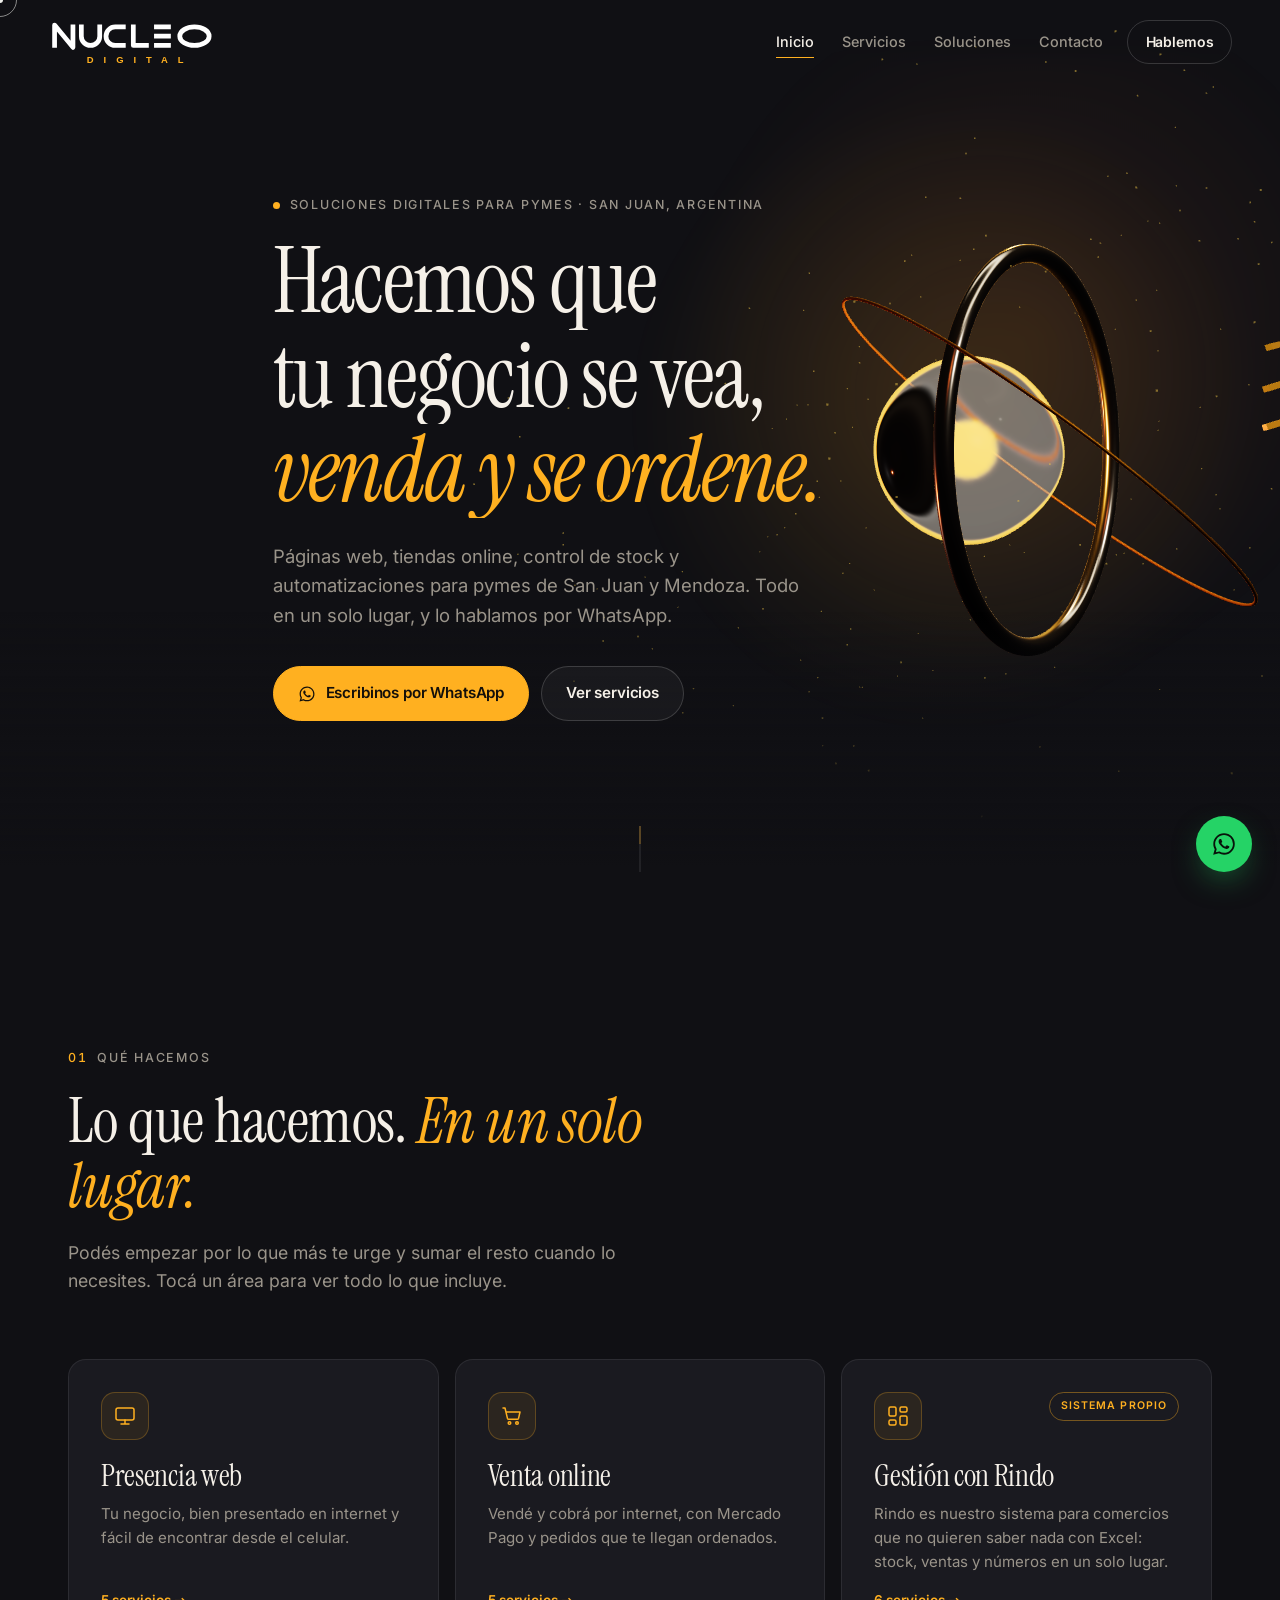
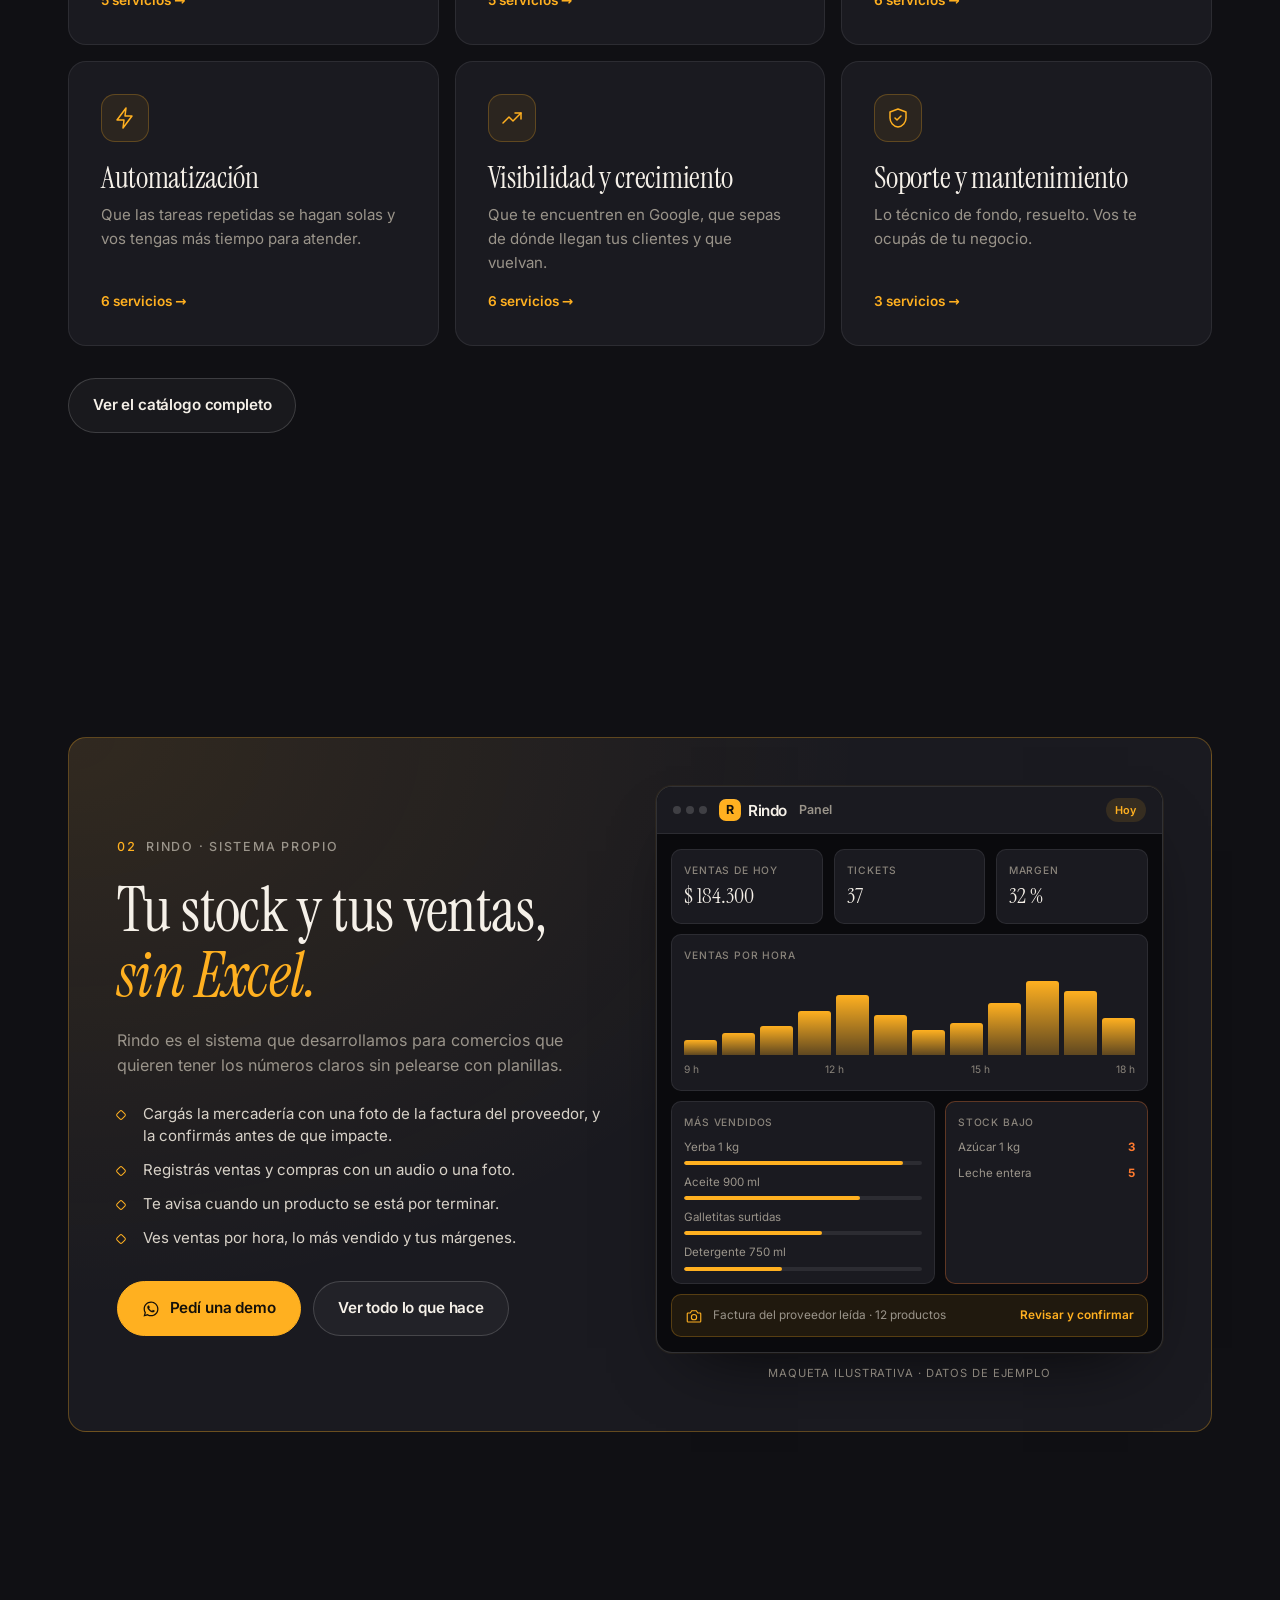
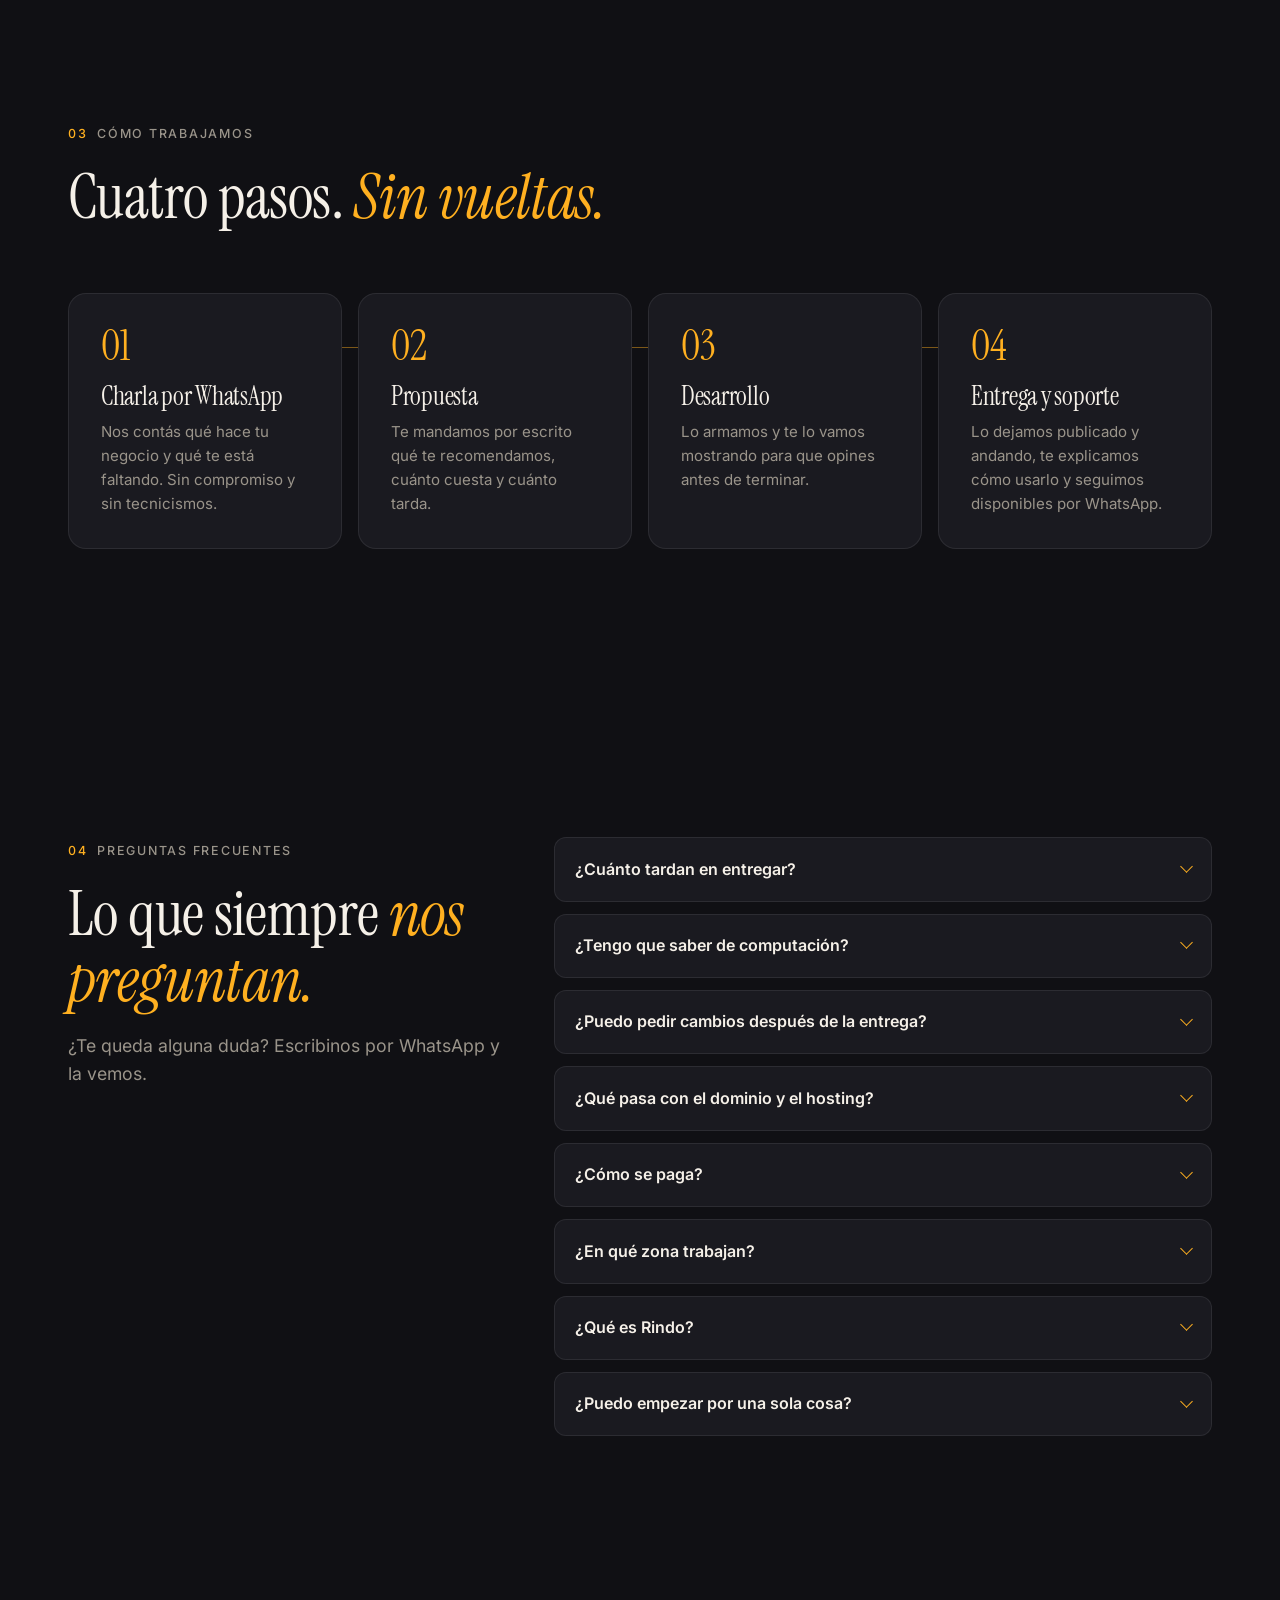
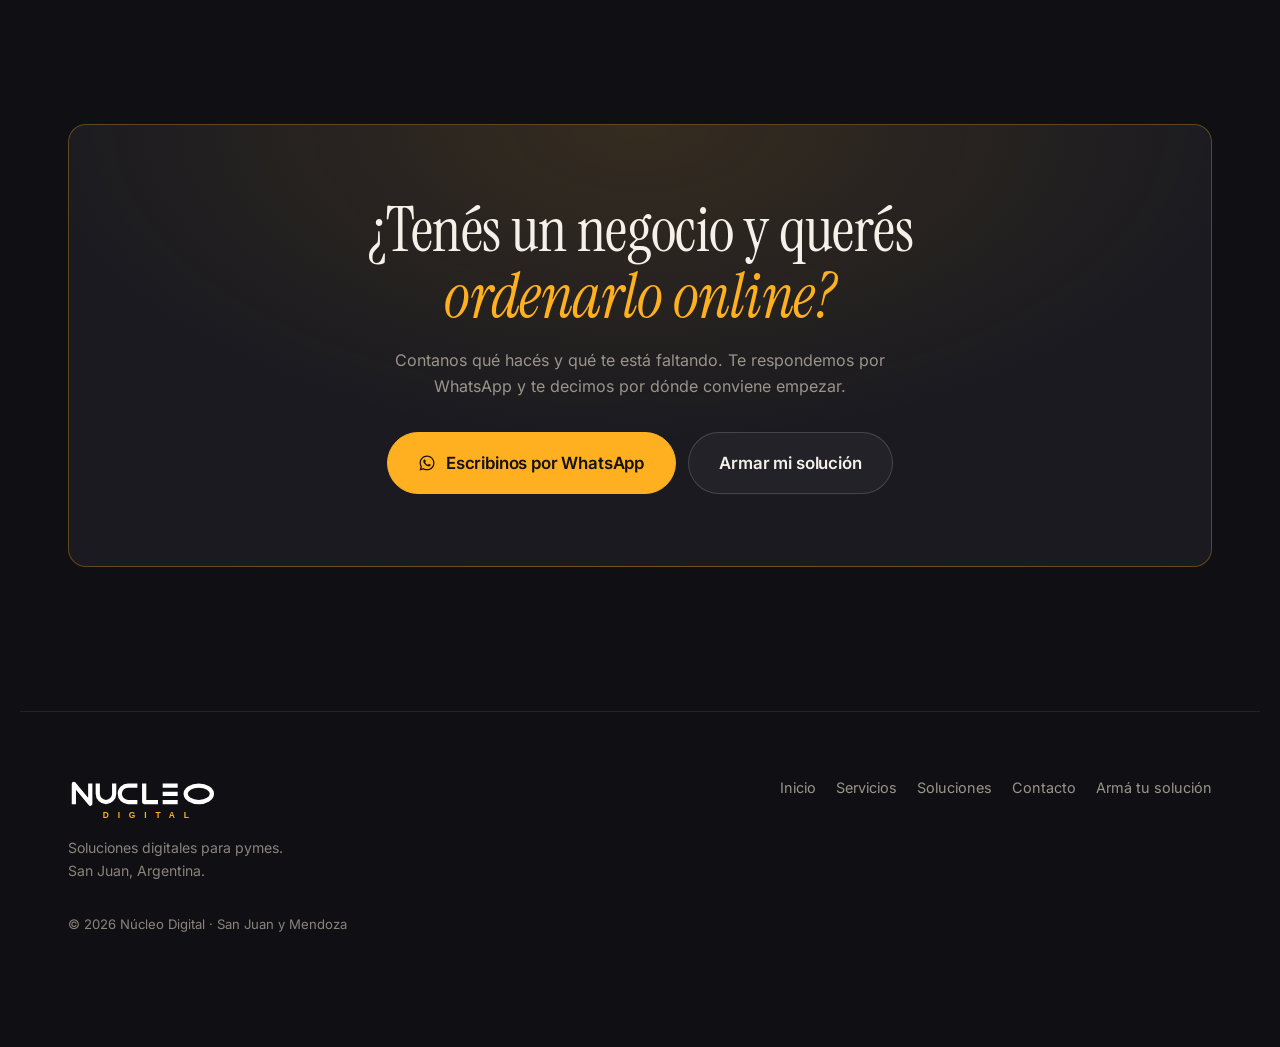
<file: index.html>
<!DOCTYPE html>
<html lang="es-AR">
<head>
<meta charset="utf-8">
<meta name="viewport" content="width=device-width, initial-scale=1, viewport-fit=cover">
<title>Núcleo Digital — Webs, tiendas online y sistemas para pymes de San Juan y Mendoza</title>
<meta name="description" content="Páginas web, tiendas online, control de stock con Rindo y automatizaciones para pymes de San Juan y Mendoza. Consultanos por WhatsApp.">
<meta name="theme-color" content="#101014">
<link rel="canonical" href="https://nucleodigital.ar/">

<!-- Open Graph: define como se ve el link cuando se manda por WhatsApp.
     La imagen debe ser absoluta y estar publicada para que WhatsApp la levante. -->
<meta property="og:type" content="website">
<meta property="og:locale" content="es_AR">
<meta property="og:site_name" content="Núcleo Digital">
<meta property="og:url" content="https://nucleodigital.ar/">
<meta property="og:title" content="Núcleo Digital — Tu negocio se vea, venda y se ordene online">
<meta property="og:description" content="Páginas web, tiendas online, control de stock y automatizaciones para pymes de San Juan y Mendoza.">
<meta property="og:image" content="https://nucleodigital.ar/assets/img/og.jpg">
<meta property="og:image:width" content="1200">
<meta property="og:image:height" content="630">
<meta property="og:image:type" content="image/jpeg">
<meta property="og:image:alt" content="Núcleo Digital — soluciones digitales para pymes">
<meta name="twitter:card" content="summary_large_image">
<meta name="twitter:title" content="Núcleo Digital — Tu negocio se vea, venda y se ordene online">
<meta name="twitter:description" content="Páginas web, tiendas online, control de stock y automatizaciones para pymes de San Juan y Mendoza.">
<meta name="twitter:image" content="https://nucleodigital.ar/assets/img/og.jpg">

<link rel="icon" href="assets/img/favicon.svg" type="image/svg+xml">
<link rel="apple-touch-icon" href="assets/img/apple-touch-icon.png">

<!-- Las fuentes van precargadas: son bloqueantes para el primer texto que se ve. -->
<link rel="preload" href="assets/fonts/inter-variable.woff2" as="font" type="font/woff2" crossorigin>
<link rel="preload" href="assets/fonts/instrument-serif-400.woff2" as="font" type="font/woff2" crossorigin>
<link rel="stylesheet" href="styles.css">

<!-- Datos del negocio para Google (ficha local). -->
<script type="application/ld+json">
{
  "@context": "https://schema.org",
  "@type": "LocalBusiness",
  "@id": "https://nucleodigital.ar/#negocio",
  "name": "Núcleo Digital",
  "description": "Páginas web, tiendas online, control de stock y automatizaciones para pymes de San Juan y Mendoza.",
  "url": "https://nucleodigital.ar/",
  "logo": "https://nucleodigital.ar/assets/img/logo.svg",
  "image": "https://nucleodigital.ar/assets/img/og.jpg",
  "telephone": "+54 9 264 607-1925",
  "email": "dearribaignacio@gmail.com",
  "address": {
    "@type": "PostalAddress",
    "addressLocality": "San Juan",
    "addressRegion": "San Juan",
    "addressCountry": "AR"
  },
  "areaServed": [
    {
      "@type": "State",
      "name": "San Juan"
    },
    {
      "@type": "State",
      "name": "Mendoza"
    }
  ],
  "openingHoursSpecification": [
    {
      "@type": "OpeningHoursSpecification",
      "dayOfWeek": [
        "Monday",
        "Tuesday",
        "Wednesday",
        "Thursday",
        "Friday",
        "Saturday"
      ],
      "opens": "09:00",
      "closes": "20:00"
    }
  ],
  "knowsAbout": [
    "Diseño web",
    "Tiendas online",
    "Mercado Pago",
    "Control de stock",
    "Automatización",
    "SEO local",
    "Google Maps"
  ]
}
</script>

<!-- Marca que hay JS antes del primer pintado. Sin esto, los bloques que van
     a animarse aparecen visibles un instante y despues se esconden. Si el JS
     esta desactivado, la clase nunca se agrega y todo se ve igual, quieto. -->
<script>document.documentElement.classList.add('js');</script>
</head>

<body data-pagina="inicio">

<a class="saltar" href="#contenido">Saltar al contenido</a>

<!-- Cursor propio. Se activa solo en dispositivos con mouse real (ver main.js). -->
<div class="cursor" aria-hidden="true"><span class="cursor__punto"></span><span class="cursor__anillo"></span></div>

<!-- ======================= ENCABEZADO ======================= -->
<header class="cabecera" id="cabecera">
  <a class="cabecera__logo" href="index.html" aria-label="Núcleo Digital — ir al inicio">
    <img src="assets/img/logo.svg" alt="Núcleo Digital" width="200" height="60" fetchpriority="high">
  </a>

  <nav class="cabecera__nav" aria-label="Principal">
    <a href="index.html" aria-current="page">Inicio</a>
    <a href="servicios.html">Servicios</a>
    <a href="soluciones.html">Soluciones</a>
    <a href="contacto.html">Contacto</a>
  </nav>

  <a class="boton boton--chico iman" href="https://wa.me/5492646071925?text=Hola%20N%C3%BAcleo%20Digital%2C%20vi%20la%20web%20y%20quiero%20consultarles." data-wa="Hola Núcleo Digital, vi la web y quiero consultarles." target="_blank" rel="noopener" data-cursor="WhatsApp">Hablemos</a>

  <button class="cabecera__menu" type="button" aria-label="Abrir menú" aria-expanded="false" aria-controls="menu-movil">
    <span></span><span></span>
  </button>
</header>

<!-- Menú de celular -->
<div class="menu-movil" id="menu-movil" hidden>
  <nav aria-label="Principal">
    <a href="index.html" aria-current="page"><span>01</span> Inicio</a>
    <a href="servicios.html"><span>02</span> Servicios</a>
    <a href="soluciones.html"><span>03</span> Soluciones</a>
    <a href="contacto.html"><span>04</span> Contacto</a>
  </nav>
  <a class="boton boton--wa" href="https://wa.me/5492646071925?text=Hola%20N%C3%BAcleo%20Digital%2C%20vi%20la%20web%20y%20quiero%20consultarles." data-wa="Hola Núcleo Digital, vi la web y quiero consultarles." target="_blank" rel="noopener">Escribinos por WhatsApp</a>
</div>

<main id="contenido">

<!-- ======================= INICIO / HERO ======================= -->
<section class="hero" id="inicio">
  <!-- La escena 3D se inyecta acá solo en desktop. En celular queda el
       degradado estático de CSS, que pesa cero. -->
  <div class="hero__escena" id="escena" aria-hidden="true"></div>
  <div class="hero__velo" aria-hidden="true"></div>

  <div class="hero__cuerpo">
    <p class="etiqueta revelar">
      <span class="etiqueta__punto"></span>
      Soluciones digitales para pymes · San Juan, Argentina
    </p>

    <h1 class="hero__titulo">
      <span class="linea">Hacemos que</span>
      <span class="linea">tu negocio se vea,</span>
      <span class="linea"><em>venda y se ordene.</em></span>
    </h1>

    <p class="hero__bajada revelar">
      Páginas web, tiendas online, control de stock y automatizaciones para pymes
      de San Juan y Mendoza. Todo en un solo lugar, y lo hablamos por WhatsApp.
    </p>

    <div class="hero__acciones revelar">
      <a class="boton boton--wa iman" href="https://wa.me/5492646071925?text=Hola%20N%C3%BAcleo%20Digital%2C%20vi%20la%20web%20y%20quiero%20consultarles." data-wa="Hola Núcleo Digital, vi la web y quiero consultarles." target="_blank" rel="noopener" data-cursor="WhatsApp">
        <svg viewBox="0 0 24 24" width="18" height="18" aria-hidden="true"><path fill="currentColor" d="M12.04 2c-5.46 0-9.9 4.44-9.9 9.9 0 1.75.46 3.45 1.32 4.95L2 22l5.3-1.39a9.86 9.86 0 0 0 4.74 1.21h.01c5.46 0 9.9-4.44 9.9-9.9 0-2.65-1.03-5.14-2.9-7.01A9.82 9.82 0 0 0 12.04 2Zm0 18.15h-.01a8.2 8.2 0 0 1-4.18-1.15l-.3-.18-3.1.81.83-3.02-.2-.31a8.16 8.16 0 0 1-1.26-4.4c0-4.54 3.7-8.23 8.23-8.23 2.2 0 4.26.86 5.82 2.41a8.18 8.18 0 0 1 2.41 5.83c0 4.54-3.7 8.24-8.24 8.24Zm4.52-6.16c-.25-.12-1.47-.72-1.69-.81-.23-.08-.39-.12-.56.13-.16.24-.64.8-.79.97-.14.16-.29.18-.54.06-.25-.12-1.05-.39-1.99-1.23-.74-.66-1.24-1.47-1.38-1.72-.15-.25-.02-.38.11-.5.11-.11.25-.29.37-.43.13-.15.17-.25.25-.41.08-.17.04-.31-.02-.43-.06-.12-.56-1.34-.76-1.84-.2-.48-.4-.42-.56-.43h-.48c-.16 0-.43.06-.65.31-.22.25-.85.83-.85 2.03s.87 2.35.99 2.51c.12.16 1.71 2.61 4.15 3.66.58.25 1.03.4 1.39.51.58.19 1.11.16 1.53.1.47-.07 1.47-.6 1.67-1.18.21-.58.21-1.07.15-1.18-.06-.1-.22-.16-.47-.28Z"/></svg>
        Escribinos por WhatsApp
      </a>
      <a class="boton boton--fantasma iman" href="servicios.html" data-cursor="Ver">Ver servicios</a>
    </div>
  </div>

  <div class="hero__bajar" aria-hidden="true"><span></span></div>
</section>

<!-- ======================= ÁREAS ======================= -->
<section class="seccion" id="areas">
  <div class="seccion__cabecera">
    <p class="etiqueta revelar"><span class="etiqueta__num">01</span> Qué hacemos</p>
    <h2 class="titulo revelar-t">Lo que hacemos. <em>En un solo lugar.</em></h2>
    <p class="seccion__bajada revelar">
      Podés empezar por lo que más te urge y sumar el resto cuando lo necesites.
      Tocá un área para ver todo lo que incluye.
    </p>
  </div>

  <!-- Las tarjetas salen de servicios.json (ver catalogo.js). -->
  <div class="areas" data-areas><noscript><p class="catalogo-error">Para ver las áreas de servicio necesitás tener JavaScript activado. También podés <a href="https://wa.me/5492646071925">escribirnos por WhatsApp</a> y te contamos todo.</p></noscript></div>

  <p class="seccion__pie revelar"><a class="boton boton--fantasma iman" href="servicios.html" data-cursor="Ver">Ver el catálogo completo</a></p>
</section>

<!-- ======================= RINDO ======================= -->
<!-- Se oculta solo si el área "rindo" está inactiva en servicios.json. -->
<section class="seccion" id="rindo" data-area-bloque="rindo">
  <div class="destacado revelar-c">
    <div class="destacado__texto">
      <p class="etiqueta"><span class="etiqueta__num">02</span> Rindo · sistema propio</p>
      <h2 class="titulo">Tu stock y tus ventas, <em>sin Excel.</em></h2>
      <p>
        Rindo es el sistema que desarrollamos para comercios que quieren tener los
        números claros sin pelearse con planillas.
      </p>
      <ul class="plan__lista">
        <li>Cargás la mercadería con una foto de la factura del proveedor, y la confirmás antes de que impacte.</li>
        <li>Registrás ventas y compras con un audio o una foto.</li>
        <li>Te avisa cuando un producto se está por terminar.</li>
        <li>Ves ventas por hora, lo más vendido y tus márgenes.</li>
      </ul>
      <div class="acciones">
        <a class="boton boton--wa iman" href="https://wa.me/5492646071925?text=Hola%20N%C3%BAcleo%20Digital%2C%20quiero%20pedir%20una%20demo%20de%20Rindo." data-wa="Hola Núcleo Digital, quiero pedir una demo de Rindo." target="_blank" rel="noopener" data-cursor="WhatsApp">
        <svg viewBox="0 0 24 24" width="18" height="18" aria-hidden="true"><path fill="currentColor" d="M12.04 2c-5.46 0-9.9 4.44-9.9 9.9 0 1.75.46 3.45 1.32 4.95L2 22l5.3-1.39a9.86 9.86 0 0 0 4.74 1.21h.01c5.46 0 9.9-4.44 9.9-9.9 0-2.65-1.03-5.14-2.9-7.01A9.82 9.82 0 0 0 12.04 2Zm0 18.15h-.01a8.2 8.2 0 0 1-4.18-1.15l-.3-.18-3.1.81.83-3.02-.2-.31a8.16 8.16 0 0 1-1.26-4.4c0-4.54 3.7-8.23 8.23-8.23 2.2 0 4.26.86 5.82 2.41a8.18 8.18 0 0 1 2.41 5.83c0 4.54-3.7 8.24-8.24 8.24Zm4.52-6.16c-.25-.12-1.47-.72-1.69-.81-.23-.08-.39-.12-.56.13-.16.24-.64.8-.79.97-.14.16-.29.18-.54.06-.25-.12-1.05-.39-1.99-1.23-.74-.66-1.24-1.47-1.38-1.72-.15-.25-.02-.38.11-.5.11-.11.25-.29.37-.43.13-.15.17-.25.25-.41.08-.17.04-.31-.02-.43-.06-.12-.56-1.34-.76-1.84-.2-.48-.4-.42-.56-.43h-.48c-.16 0-.43.06-.65.31-.22.25-.85.83-.85 2.03s.87 2.35.99 2.51c.12.16 1.71 2.61 4.15 3.66.58.25 1.03.4 1.39.51.58.19 1.11.16 1.53.1.47-.07 1.47-.6 1.67-1.18.21-.58.21-1.07.15-1.18-.06-.1-.22-.16-.47-.28Z"/></svg>
        Pedí una demo
      </a>
        <a class="boton boton--fantasma iman" href="servicios.html#rindo" data-cursor="Ver">Ver todo lo que hace</a>
      </div>
    </div>
    <div class="destacado__maqueta" data-maqueta-rindo></div>
  </div>
</section>

<!-- ======================= CÓMO TRABAJAMOS ======================= -->
<section class="seccion" id="como-trabajamos">
  <div class="seccion__cabecera">
    <p class="etiqueta revelar"><span class="etiqueta__num">03</span> Cómo trabajamos</p>
    <h2 class="titulo revelar-t">Cuatro pasos. <em>Sin vueltas.</em></h2>
  </div>

  <ol class="pasos">
    <li class="paso revelar-c">
      <span class="paso__num" aria-hidden="true">01</span>
      <h3>Charla por WhatsApp</h3>
      <p>Nos contás qué hace tu negocio y qué te está faltando. Sin compromiso y sin tecnicismos.</p>
    </li>
    <li class="paso revelar-c">
      <span class="paso__num" aria-hidden="true">02</span>
      <h3>Propuesta</h3>
      <p>Te mandamos por escrito qué te recomendamos, cuánto cuesta y cuánto tarda.</p>
    </li>
    <li class="paso revelar-c">
      <span class="paso__num" aria-hidden="true">03</span>
      <h3>Desarrollo</h3>
      <p>Lo armamos y te lo vamos mostrando para que opines antes de terminar.</p>
    </li>
    <li class="paso revelar-c">
      <span class="paso__num" aria-hidden="true">04</span>
      <h3>Entrega y soporte</h3>
      <p>Lo dejamos publicado y andando, te explicamos cómo usarlo y seguimos disponibles por WhatsApp.</p>
    </li>
  </ol>
</section>

<!-- ======================= PREGUNTAS FRECUENTES ======================= -->
<section class="seccion" id="preguntas">
  <div class="dividida">
    <div class="seccion__cabecera">
      <p class="etiqueta revelar"><span class="etiqueta__num">04</span> Preguntas frecuentes</p>
      <h2 class="titulo revelar-t">Lo que siempre <em>nos preguntan.</em></h2>
      <p class="seccion__bajada revelar">¿Te queda alguna duda? Escribinos por WhatsApp y la vemos.</p>
    </div>
    <div class="faq revelar-c">
      <details class="pregunta">
        <summary>¿Cuánto tardan en entregar?</summary>
        <div class="pregunta__respuesta"><p>Depende de lo que armemos. La página del plan Básica se entrega en 7 días; para todo lo demás te pasamos el plazo por escrito en la propuesta, antes de empezar.</p></div>
      </details>
      <details class="pregunta">
        <summary>¿Tengo que saber de computación?</summary>
        <div class="pregunta__respuesta"><p>No. Lo armamos nosotros, lo dejamos andando y te explicamos cómo usarlo con palabras simples. Si algo no te sale, nos escribís por WhatsApp.</p></div>
      </details>
      <details class="pregunta">
        <summary>¿Puedo pedir cambios después de la entrega?</summary>
        <div class="pregunta__respuesta"><p>Sí. Los planes de página web incluyen rondas de cambios y un tiempo de soporte (lo ves en cada plan). Después podés sumar el mantenimiento mensual, que cubre cambios de textos, fotos y precios, o pedirnos un cambio puntual.</p></div>
      </details>
      <details class="pregunta">
        <summary>¿Qué pasa con el dominio y el hosting?</summary>
        <div class="pregunta__respuesta"><p>Van aparte porque se pagan al proveedor, no a nosotros. Te lo dejamos contratado y configurado sin cobrarte la gestión.</p></div>
      </details>
      <details class="pregunta">
        <summary>¿Cómo se paga?</summary>
        <div class="pregunta__respuesta"><p>Podés pagar con Mercado Pago.</p><p>Los planes de página web son de pago único. Los servicios que son mensuales, como el mantenimiento, se pagan por mes.</p></div>
      </details>
      <details class="pregunta">
        <summary>¿En qué zona trabajan?</summary>
        <div class="pregunta__respuesta"><p>Somos de San Juan y trabajamos con pymes de San Juan y Mendoza.</p></div>
      </details>
      <details class="pregunta">
        <summary>¿Qué es Rindo?</summary>
        <div class="pregunta__respuesta"><p>Es nuestro sistema propio para llevar el stock y las ventas de tu comercio sin planillas. Cargás la mercadería con una foto de la factura, registrás ventas con un audio y ves en un panel qué se vende y cuánto te queda. Pedinos una demo y te lo mostramos.</p></div>
      </details>
      <details class="pregunta">
        <summary>¿Puedo empezar por una sola cosa?</summary>
        <div class="pregunta__respuesta"><p>Sí. Podés arrancar por lo que más te urge, por ejemplo la página web o Google Maps, y sumar el resto cuando lo necesites.</p></div>
      </details>
    </div>
  </div>
</section>

<section class="seccion">
  <div class="cierre revelar-c">
    <h2 class="titulo">¿Tenés un negocio y querés <em>ordenarlo online?</em></h2>
    <p>Contanos qué hacés y qué te está faltando. Te respondemos por WhatsApp y te decimos por dónde conviene empezar.</p>
    <div class="acciones">
      <a class="boton boton--wa iman boton--grande" href="https://wa.me/5492646071925?text=Hola%20N%C3%BAcleo%20Digital%2C%20vi%20la%20web%20y%20quiero%20consultarles." data-wa="Hola Núcleo Digital, vi la web y quiero consultarles." target="_blank" rel="noopener" data-cursor="WhatsApp">
        <svg viewBox="0 0 24 24" width="18" height="18" aria-hidden="true"><path fill="currentColor" d="M12.04 2c-5.46 0-9.9 4.44-9.9 9.9 0 1.75.46 3.45 1.32 4.95L2 22l5.3-1.39a9.86 9.86 0 0 0 4.74 1.21h.01c5.46 0 9.9-4.44 9.9-9.9 0-2.65-1.03-5.14-2.9-7.01A9.82 9.82 0 0 0 12.04 2Zm0 18.15h-.01a8.2 8.2 0 0 1-4.18-1.15l-.3-.18-3.1.81.83-3.02-.2-.31a8.16 8.16 0 0 1-1.26-4.4c0-4.54 3.7-8.23 8.23-8.23 2.2 0 4.26.86 5.82 2.41a8.18 8.18 0 0 1 2.41 5.83c0 4.54-3.7 8.24-8.24 8.24Zm4.52-6.16c-.25-.12-1.47-.72-1.69-.81-.23-.08-.39-.12-.56.13-.16.24-.64.8-.79.97-.14.16-.29.18-.54.06-.25-.12-1.05-.39-1.99-1.23-.74-.66-1.24-1.47-1.38-1.72-.15-.25-.02-.38.11-.5.11-.11.25-.29.37-.43.13-.15.17-.25.25-.41.08-.17.04-.31-.02-.43-.06-.12-.56-1.34-.76-1.84-.2-.48-.4-.42-.56-.43h-.48c-.16 0-.43.06-.65.31-.22.25-.85.83-.85 2.03s.87 2.35.99 2.51c.12.16 1.71 2.61 4.15 3.66.58.25 1.03.4 1.39.51.58.19 1.11.16 1.53.1.47-.07 1.47-.6 1.67-1.18.21-.58.21-1.07.15-1.18-.06-.1-.22-.16-.47-.28Z"/></svg>
        Escribinos por WhatsApp
      </a>
      <a class="boton boton--fantasma boton--grande iman" href="contacto.html#armador" data-cursor="Armar">Armar mi solución</a>
    </div>
  </div>
</section>

</main>

<!-- ======================= PIE ======================= -->
<footer class="pie">
  <div class="pie__marca">
    <img src="assets/img/logo.svg" alt="Núcleo Digital" width="180" height="54" loading="lazy">
    <p>Soluciones digitales para pymes.<br>San Juan, Argentina.</p>
  </div>
  <nav class="pie__nav" aria-label="Pie de página">
    <a href="index.html">Inicio</a>
    <a href="servicios.html">Servicios</a>
    <a href="soluciones.html">Soluciones</a>
    <a href="contacto.html">Contacto</a>
    <a href="contacto.html#armador">Armá tu solución</a>
  </nav>
  <p class="pie__legal">© <span id="anio">2026</span> Núcleo Digital · San Juan y Mendoza</p>
</footer>

<!-- WhatsApp flotante, fijo en todas las páginas -->
<a class="flotante" href="https://wa.me/5492646071925?text=Hola%20N%C3%BAcleo%20Digital%2C%20vi%20la%20web%20y%20quiero%20consultarles." data-wa="Hola Núcleo Digital, vi la web y quiero consultarles." target="_blank" rel="noopener" aria-label="Escribinos por WhatsApp" data-cursor="WhatsApp">
  <svg viewBox="0 0 24 24" width="26" height="26" aria-hidden="true"><path fill="currentColor" d="M12.04 2c-5.46 0-9.9 4.44-9.9 9.9 0 1.75.46 3.45 1.32 4.95L2 22l5.3-1.39a9.86 9.86 0 0 0 4.74 1.21h.01c5.46 0 9.9-4.44 9.9-9.9 0-2.65-1.03-5.14-2.9-7.01A9.82 9.82 0 0 0 12.04 2Zm0 18.15h-.01a8.2 8.2 0 0 1-4.18-1.15l-.3-.18-3.1.81.83-3.02-.2-.31a8.16 8.16 0 0 1-1.26-4.4c0-4.54 3.7-8.23 8.23-8.23 2.2 0 4.26.86 5.82 2.41a8.18 8.18 0 0 1 2.41 5.83c0 4.54-3.7 8.24-8.24 8.24Zm4.52-6.16c-.25-.12-1.47-.72-1.69-.81-.23-.08-.39-.12-.56.13-.16.24-.64.8-.79.97-.14.16-.29.18-.54.06-.25-.12-1.05-.39-1.99-1.23-.74-.66-1.24-1.47-1.38-1.72-.15-.25-.02-.38.11-.5.11-.11.25-.29.37-.43.13-.15.17-.25.25-.41.08-.17.04-.31-.02-.43-.06-.12-.56-1.34-.76-1.84-.2-.48-.4-.42-.56-.43h-.48c-.16 0-.43.06-.65.31-.22.25-.85.83-.85 2.03s.87 2.35.99 2.51c.12.16 1.71 2.61 4.15 3.66.58.25 1.03.4 1.39.51.58.19 1.11.16 1.53.1.47-.07 1.47-.6 1.67-1.18.21-.58.21-1.07.15-1.18-.06-.1-.22-.16-.47-.28Z"/></svg>
  <span class="flotante__globo">Escribinos</span>
</a>

<script src="lib/lenis.min.js"></script>
<script src="lib/gsap.min.js"></script>
<script src="lib/ScrollTrigger.min.js"></script>
<script src="main.js"></script>
<script src="catalogo.js"></script>
</body>
</html>
</file>
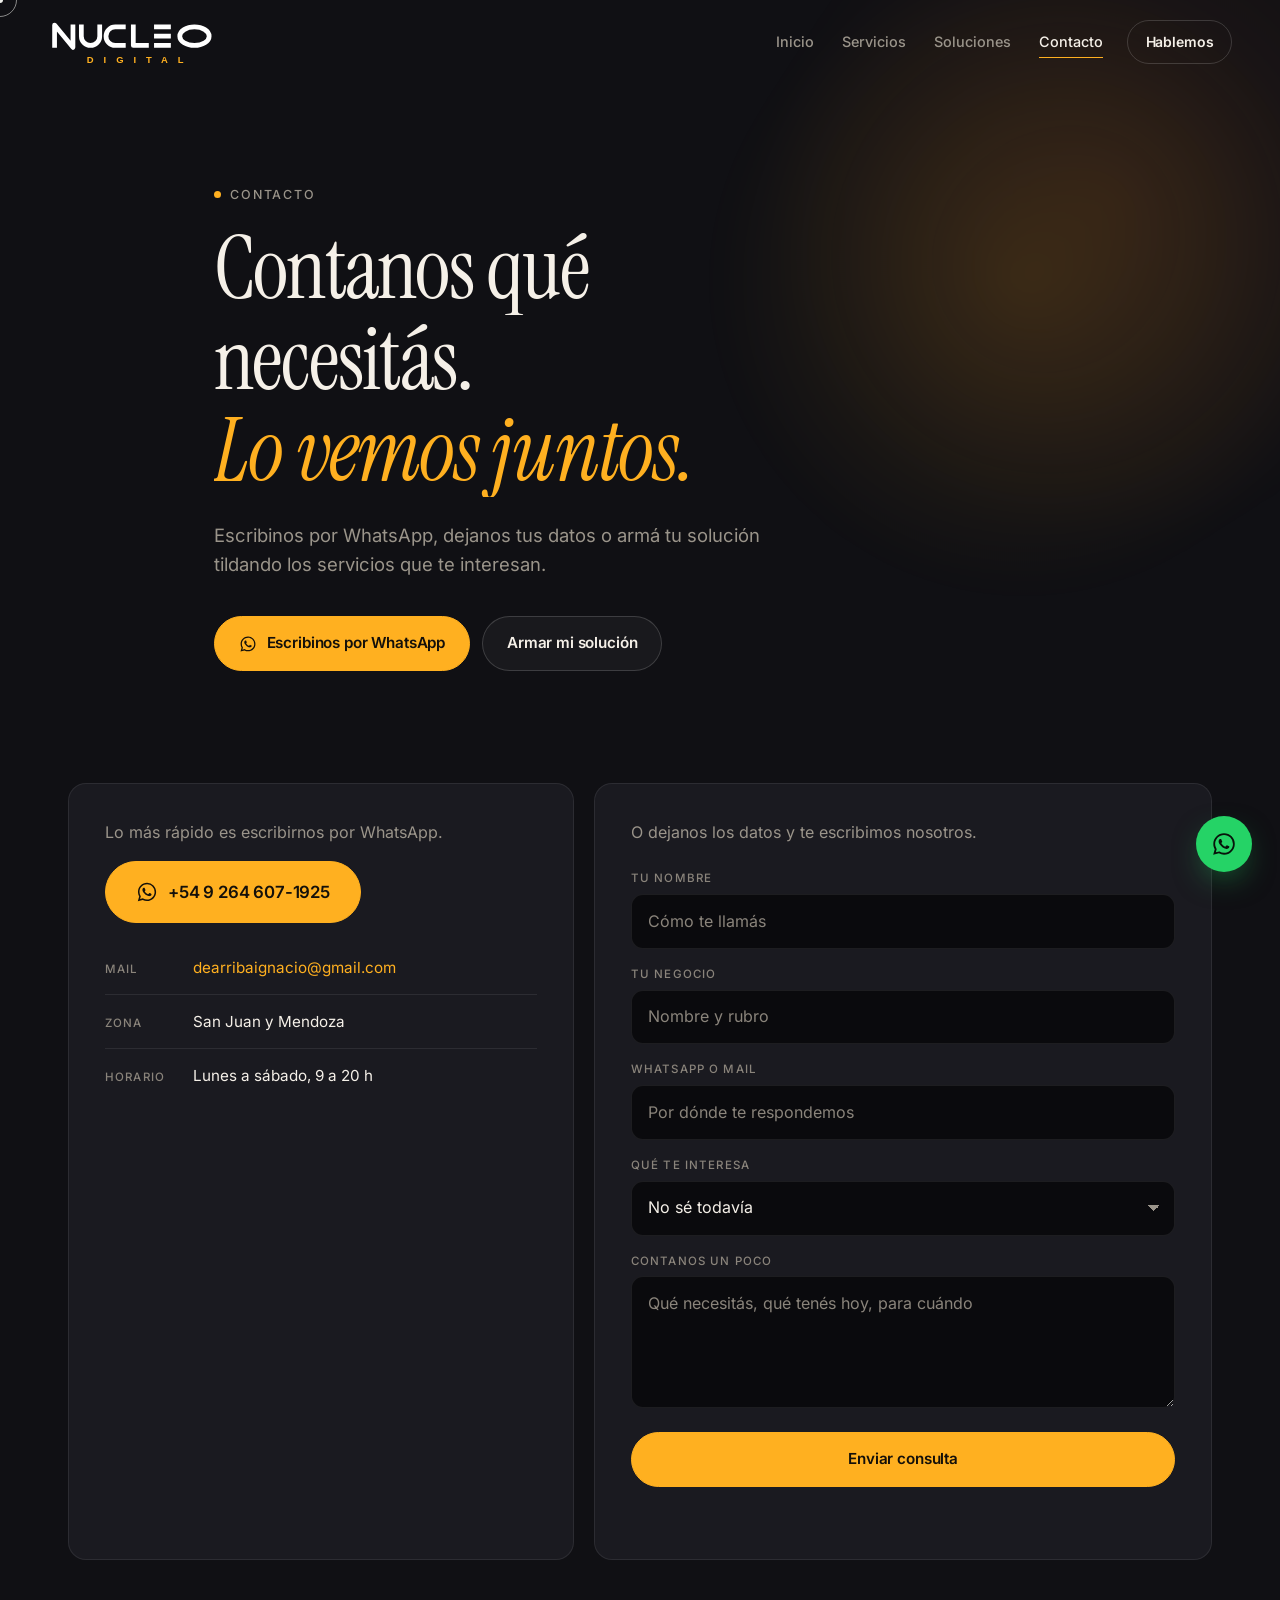
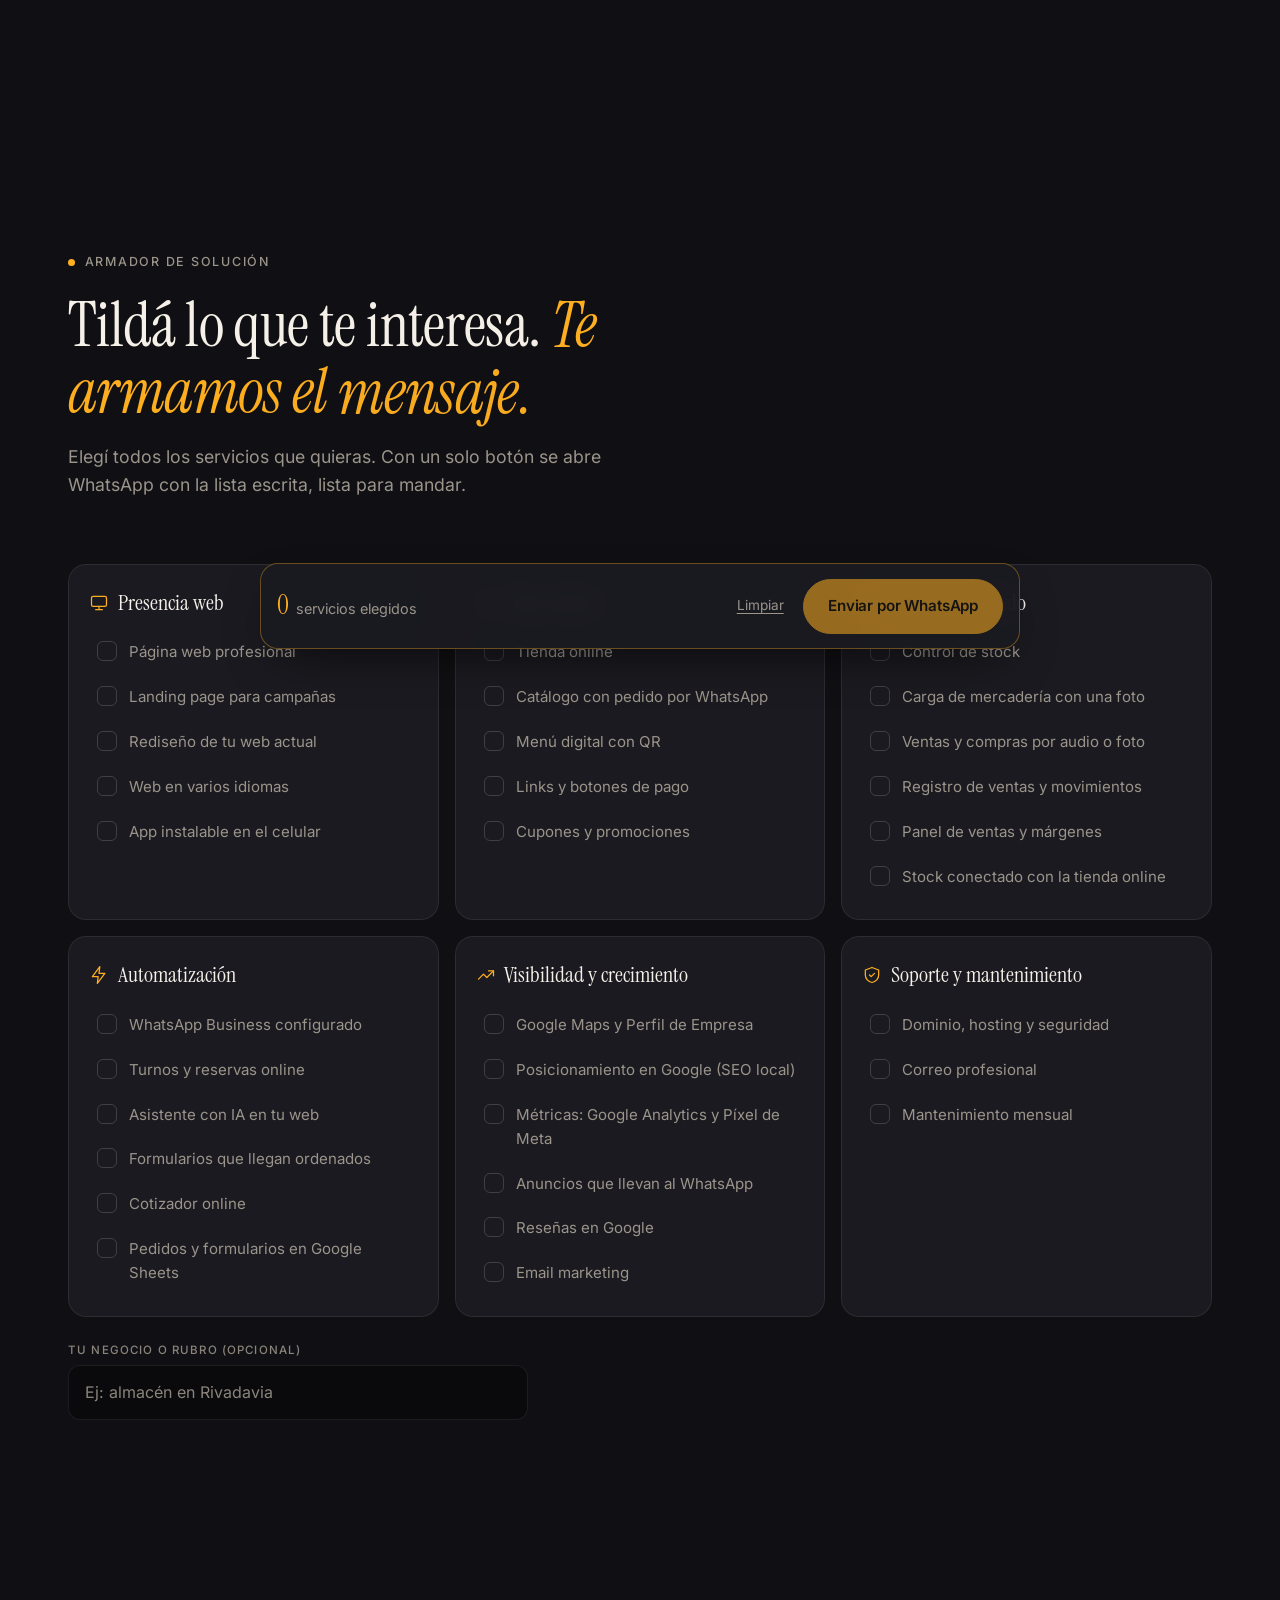
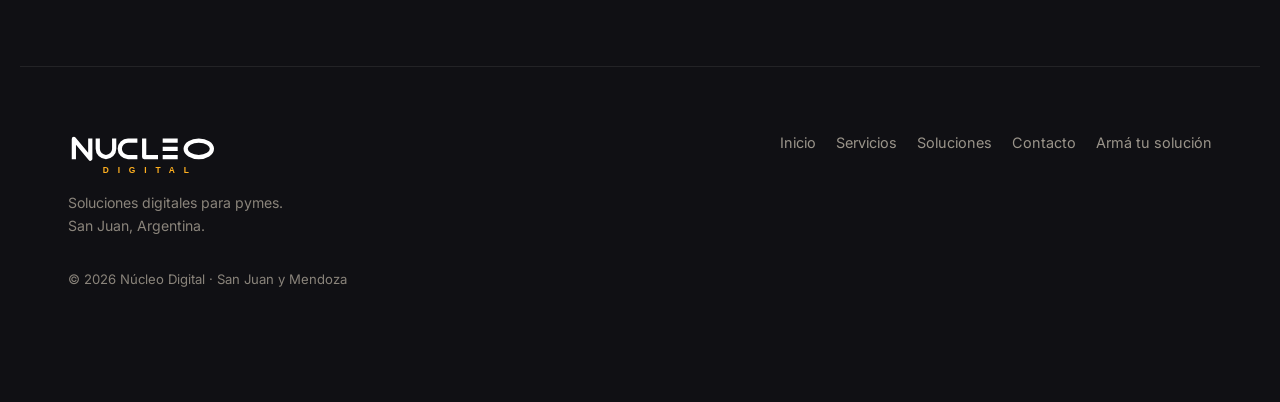
<file: contacto.html>
<!DOCTYPE html>
<html lang="es-AR">
<head>
<meta charset="utf-8">
<meta name="viewport" content="width=device-width, initial-scale=1, viewport-fit=cover">
<title>Contacto: hablemos por WhatsApp | Núcleo Digital</title>
<meta name="description" content="Escribinos por WhatsApp, dejanos tus datos o armá tu solución tildando los servicios que te interesan. Núcleo Digital, San Juan, Argentina.">
<meta name="theme-color" content="#101014">
<link rel="canonical" href="https://nucleodigital.ar/contacto.html">

<!-- Open Graph: define como se ve el link cuando se manda por WhatsApp.
     La imagen debe ser absoluta y estar publicada para que WhatsApp la levante. -->
<meta property="og:type" content="website">
<meta property="og:locale" content="es_AR">
<meta property="og:site_name" content="Núcleo Digital">
<meta property="og:url" content="https://nucleodigital.ar/contacto.html">
<meta property="og:title" content="Contacto — Núcleo Digital">
<meta property="og:description" content="Escribinos por WhatsApp o armá tu solución tildando los servicios que te interesan.">
<meta property="og:image" content="https://nucleodigital.ar/assets/img/og.jpg">
<meta property="og:image:width" content="1200">
<meta property="og:image:height" content="630">
<meta property="og:image:type" content="image/jpeg">
<meta property="og:image:alt" content="Núcleo Digital — soluciones digitales para pymes">
<meta name="twitter:card" content="summary_large_image">
<meta name="twitter:title" content="Contacto — Núcleo Digital">
<meta name="twitter:description" content="Escribinos por WhatsApp o armá tu solución tildando los servicios que te interesan.">
<meta name="twitter:image" content="https://nucleodigital.ar/assets/img/og.jpg">

<link rel="icon" href="assets/img/favicon.svg" type="image/svg+xml">
<link rel="apple-touch-icon" href="assets/img/apple-touch-icon.png">

<!-- Las fuentes van precargadas: son bloqueantes para el primer texto que se ve. -->
<link rel="preload" href="assets/fonts/inter-variable.woff2" as="font" type="font/woff2" crossorigin>
<link rel="preload" href="assets/fonts/instrument-serif-400.woff2" as="font" type="font/woff2" crossorigin>
<link rel="stylesheet" href="styles.css">

<!-- Datos del negocio para Google (ficha local). -->
<script type="application/ld+json">
{
  "@context": "https://schema.org",
  "@type": "LocalBusiness",
  "@id": "https://nucleodigital.ar/#negocio",
  "name": "Núcleo Digital",
  "description": "Páginas web, tiendas online, control de stock y automatizaciones para pymes de San Juan y Mendoza.",
  "url": "https://nucleodigital.ar/",
  "logo": "https://nucleodigital.ar/assets/img/logo.svg",
  "image": "https://nucleodigital.ar/assets/img/og.jpg",
  "telephone": "+54 9 264 607-1925",
  "email": "dearribaignacio@gmail.com",
  "address": {
    "@type": "PostalAddress",
    "addressLocality": "San Juan",
    "addressRegion": "San Juan",
    "addressCountry": "AR"
  },
  "areaServed": [
    {
      "@type": "State",
      "name": "San Juan"
    },
    {
      "@type": "State",
      "name": "Mendoza"
    }
  ],
  "openingHoursSpecification": [
    {
      "@type": "OpeningHoursSpecification",
      "dayOfWeek": [
        "Monday",
        "Tuesday",
        "Wednesday",
        "Thursday",
        "Friday",
        "Saturday"
      ],
      "opens": "09:00",
      "closes": "20:00"
    }
  ],
  "knowsAbout": [
    "Diseño web",
    "Tiendas online",
    "Mercado Pago",
    "Control de stock",
    "Automatización",
    "SEO local",
    "Google Maps"
  ]
}
</script>

<!-- Marca que hay JS antes del primer pintado. Sin esto, los bloques que van
     a animarse aparecen visibles un instante y despues se esconden. Si el JS
     esta desactivado, la clase nunca se agrega y todo se ve igual, quieto. -->
<script>document.documentElement.classList.add('js');</script>
</head>

<body data-pagina="contacto">

<a class="saltar" href="#contenido">Saltar al contenido</a>

<!-- Cursor propio. Se activa solo en dispositivos con mouse real (ver main.js). -->
<div class="cursor" aria-hidden="true"><span class="cursor__punto"></span><span class="cursor__anillo"></span></div>

<!-- ======================= ENCABEZADO ======================= -->
<header class="cabecera" id="cabecera">
  <a class="cabecera__logo" href="index.html" aria-label="Núcleo Digital — ir al inicio">
    <img src="assets/img/logo.svg" alt="Núcleo Digital" width="200" height="60" fetchpriority="high">
  </a>

  <nav class="cabecera__nav" aria-label="Principal">
    <a href="index.html">Inicio</a>
    <a href="servicios.html">Servicios</a>
    <a href="soluciones.html">Soluciones</a>
    <a href="contacto.html" aria-current="page">Contacto</a>
  </nav>

  <a class="boton boton--chico iman" href="https://wa.me/5492646071925?text=Hola%20N%C3%BAcleo%20Digital%2C%20vi%20la%20web%20y%20quiero%20consultarles." data-wa="Hola Núcleo Digital, vi la web y quiero consultarles." target="_blank" rel="noopener" data-cursor="WhatsApp">Hablemos</a>

  <button class="cabecera__menu" type="button" aria-label="Abrir menú" aria-expanded="false" aria-controls="menu-movil">
    <span></span><span></span>
  </button>
</header>

<!-- Menú de celular -->
<div class="menu-movil" id="menu-movil" hidden>
  <nav aria-label="Principal">
    <a href="index.html"><span>01</span> Inicio</a>
    <a href="servicios.html"><span>02</span> Servicios</a>
    <a href="soluciones.html"><span>03</span> Soluciones</a>
    <a href="contacto.html" aria-current="page"><span>04</span> Contacto</a>
  </nav>
  <a class="boton boton--wa" href="https://wa.me/5492646071925?text=Hola%20N%C3%BAcleo%20Digital%2C%20vi%20la%20web%20y%20quiero%20consultarles." data-wa="Hola Núcleo Digital, vi la web y quiero consultarles." target="_blank" rel="noopener">Escribinos por WhatsApp</a>
</div>

<main id="contenido">

<section class="hero hero--pagina">
  <div class="hero__cuerpo">
    <p class="etiqueta revelar"><span class="etiqueta__punto"></span> Contacto</p>
    <h1 class="hero__titulo">
      <span class="linea">Contanos qué</span>
      <span class="linea">necesitás.</span>
      <span class="linea"><em>Lo vemos juntos.</em></span>
    </h1>
    <p class="hero__bajada revelar">Escribinos por WhatsApp, dejanos tus datos o armá tu solución tildando los servicios que te interesan.</p>
    <div class="hero__acciones revelar">
      <a class="boton boton--wa iman" href="https://wa.me/5492646071925?text=Hola%20N%C3%BAcleo%20Digital%2C%20vi%20la%20web%20y%20quiero%20consultarles." data-wa="Hola Núcleo Digital, vi la web y quiero consultarles." target="_blank" rel="noopener" data-cursor="WhatsApp">
        <svg viewBox="0 0 24 24" width="18" height="18" aria-hidden="true"><path fill="currentColor" d="M12.04 2c-5.46 0-9.9 4.44-9.9 9.9 0 1.75.46 3.45 1.32 4.95L2 22l5.3-1.39a9.86 9.86 0 0 0 4.74 1.21h.01c5.46 0 9.9-4.44 9.9-9.9 0-2.65-1.03-5.14-2.9-7.01A9.82 9.82 0 0 0 12.04 2Zm0 18.15h-.01a8.2 8.2 0 0 1-4.18-1.15l-.3-.18-3.1.81.83-3.02-.2-.31a8.16 8.16 0 0 1-1.26-4.4c0-4.54 3.7-8.23 8.23-8.23 2.2 0 4.26.86 5.82 2.41a8.18 8.18 0 0 1 2.41 5.83c0 4.54-3.7 8.24-8.24 8.24Zm4.52-6.16c-.25-.12-1.47-.72-1.69-.81-.23-.08-.39-.12-.56.13-.16.24-.64.8-.79.97-.14.16-.29.18-.54.06-.25-.12-1.05-.39-1.99-1.23-.74-.66-1.24-1.47-1.38-1.72-.15-.25-.02-.38.11-.5.11-.11.25-.29.37-.43.13-.15.17-.25.25-.41.08-.17.04-.31-.02-.43-.06-.12-.56-1.34-.76-1.84-.2-.48-.4-.42-.56-.43h-.48c-.16 0-.43.06-.65.31-.22.25-.85.83-.85 2.03s.87 2.35.99 2.51c.12.16 1.71 2.61 4.15 3.66.58.25 1.03.4 1.39.51.58.19 1.11.16 1.53.1.47-.07 1.47-.6 1.67-1.18.21-.58.21-1.07.15-1.18-.06-.1-.22-.16-.47-.28Z"/></svg>
        Escribinos por WhatsApp
      </a>
      <a class="boton boton--fantasma iman" href="#armador" data-cursor="Armar">Armar mi solución</a>
    </div>
  </div>
</section>

<!-- ======================= CONTACTO ======================= -->
<section class="seccion" id="contacto" aria-label="Datos de contacto y formulario">

  <div class="contacto">
    <div class="contacto__directo revelar-c">
      <p class="contacto__intro">Lo más rápido es escribirnos por WhatsApp.</p>

      <a class="boton boton--wa boton--grande iman" href="https://wa.me/5492646071925?text=Hola%20N%C3%BAcleo%20Digital%2C%20vi%20la%20web%20y%20quiero%20consultarles." data-wa="Hola Núcleo Digital, vi la web y quiero consultarles." target="_blank" rel="noopener" data-cursor="WhatsApp">
        <svg viewBox="0 0 24 24" width="22" height="22" aria-hidden="true"><path fill="currentColor" d="M12.04 2c-5.46 0-9.9 4.44-9.9 9.9 0 1.75.46 3.45 1.32 4.95L2 22l5.3-1.39a9.86 9.86 0 0 0 4.74 1.21h.01c5.46 0 9.9-4.44 9.9-9.9 0-2.65-1.03-5.14-2.9-7.01A9.82 9.82 0 0 0 12.04 2Zm0 18.15h-.01a8.2 8.2 0 0 1-4.18-1.15l-.3-.18-3.1.81.83-3.02-.2-.31a8.16 8.16 0 0 1-1.26-4.4c0-4.54 3.7-8.23 8.23-8.23 2.2 0 4.26.86 5.82 2.41a8.18 8.18 0 0 1 2.41 5.83c0 4.54-3.7 8.24-8.24 8.24Zm4.52-6.16c-.25-.12-1.47-.72-1.69-.81-.23-.08-.39-.12-.56.13-.16.24-.64.8-.79.97-.14.16-.29.18-.54.06-.25-.12-1.05-.39-1.99-1.23-.74-.66-1.24-1.47-1.38-1.72-.15-.25-.02-.38.11-.5.11-.11.25-.29.37-.43.13-.15.17-.25.25-.41.08-.17.04-.31-.02-.43-.06-.12-.56-1.34-.76-1.84-.2-.48-.4-.42-.56-.43h-.48c-.16 0-.43.06-.65.31-.22.25-.85.83-.85 2.03s.87 2.35.99 2.51c.12.16 1.71 2.61 4.15 3.66.58.25 1.03.4 1.39.51.58.19 1.11.16 1.53.1.47-.07 1.47-.6 1.67-1.18.21-.58.21-1.07.15-1.18-.06-.1-.22-.16-.47-.28Z"/></svg>
        +54 9 264 607-1925
      </a>

      <ul class="contacto__datos">
        <li><span>Mail</span> <a href="mailto:dearribaignacio@gmail.com">dearribaignacio@gmail.com</a></li>
        <li><span>Zona</span> San Juan y Mendoza</li>
        <li><span>Horario</span> Lunes a sábado, 9 a 20 h</li>
      </ul>
    </div>

    <!-- El formulario manda a Google Apps Script. Si todavia no esta configurado
         (ver ENDPOINT_FORMULARIO en main.js), cae elegante a WhatsApp con el
         mensaje ya armado, asi nunca se pierde una consulta. -->
    <form class="formulario revelar-c" id="formulario" novalidate>
      <p class="formulario__intro">O dejanos los datos y te escribimos nosotros.</p>

      <div class="campo">
        <label for="f-nombre">Tu nombre</label>
        <input id="f-nombre" name="nombre" type="text" autocomplete="name" required placeholder="Cómo te llamás">
      </div>

      <div class="campo">
        <label for="f-negocio">Tu negocio</label>
        <input id="f-negocio" name="negocio" type="text" autocomplete="organization" placeholder="Nombre y rubro">
      </div>

      <div class="campo">
        <label for="f-contacto">WhatsApp o mail</label>
        <input id="f-contacto" name="contacto" type="text" autocomplete="tel" required placeholder="Por dónde te respondemos">
      </div>

      <div class="campo">
        <label for="f-plan">Qué te interesa</label>
        <select id="f-plan" name="plan">
          <option value="No sé todavía">No sé todavía</option>
          <option value="Plan Básica">Plan Básica</option>
          <option value="Plan PyME">Plan PyME</option>
          <option value="Plan Personalizada">Plan Personalizada</option>
          <option value="Otro servicio">Otro servicio (lo cuento abajo)</option>
        </select>
      </div>

      <div class="campo">
        <label for="f-mensaje">Contanos un poco</label>
        <textarea id="f-mensaje" name="mensaje" rows="4" placeholder="Qué necesitás, qué tenés hoy, para cuándo"></textarea>
      </div>

      <!-- Trampa para bots: si viene con texto, se descarta el envio. -->
      <div class="miel" aria-hidden="true">
        <label for="f-web">No completar</label>
        <input id="f-web" name="web" type="text" tabindex="-1" autocomplete="off">
      </div>

      <button class="boton boton--lleno boton--bloque iman" type="submit" data-cursor="Enviar">Enviar consulta</button>
      <p class="formulario__aviso" id="aviso" role="status" aria-live="polite"></p>
    </form>
  </div>
</section>

<!-- ======================= ARMADOR ======================= -->
<section class="seccion" id="armador">
  <div class="seccion__cabecera">
    <p class="etiqueta revelar"><span class="etiqueta__punto"></span> Armador de solución</p>
    <h2 class="titulo revelar-t">Tildá lo que te interesa. <em>Te armamos el mensaje.</em></h2>
    <p class="seccion__bajada revelar">
      Elegí todos los servicios que quieras. Con un solo botón se abre WhatsApp con
      la lista escrita, lista para mandar.
    </p>
  </div>

  <!-- Las opciones salen de servicios.json (ver catalogo.js). -->
  <div class="armador" data-armador><noscript><p class="catalogo-error">Para ver el armador necesitás tener JavaScript activado. También podés <a href="https://wa.me/5492646071925">escribirnos por WhatsApp</a> y te contamos todo.</p></noscript></div>
</section>
</main>

<!-- ======================= PIE ======================= -->
<footer class="pie">
  <div class="pie__marca">
    <img src="assets/img/logo.svg" alt="Núcleo Digital" width="180" height="54" loading="lazy">
    <p>Soluciones digitales para pymes.<br>San Juan, Argentina.</p>
  </div>
  <nav class="pie__nav" aria-label="Pie de página">
    <a href="index.html">Inicio</a>
    <a href="servicios.html">Servicios</a>
    <a href="soluciones.html">Soluciones</a>
    <a href="contacto.html">Contacto</a>
    <a href="contacto.html#armador">Armá tu solución</a>
  </nav>
  <p class="pie__legal">© <span id="anio">2026</span> Núcleo Digital · San Juan y Mendoza</p>
</footer>

<!-- WhatsApp flotante, fijo en todas las páginas -->
<a class="flotante" href="https://wa.me/5492646071925?text=Hola%20N%C3%BAcleo%20Digital%2C%20vi%20la%20web%20y%20quiero%20consultarles." data-wa="Hola Núcleo Digital, vi la web y quiero consultarles." target="_blank" rel="noopener" aria-label="Escribinos por WhatsApp" data-cursor="WhatsApp">
  <svg viewBox="0 0 24 24" width="26" height="26" aria-hidden="true"><path fill="currentColor" d="M12.04 2c-5.46 0-9.9 4.44-9.9 9.9 0 1.75.46 3.45 1.32 4.95L2 22l5.3-1.39a9.86 9.86 0 0 0 4.74 1.21h.01c5.46 0 9.9-4.44 9.9-9.9 0-2.65-1.03-5.14-2.9-7.01A9.82 9.82 0 0 0 12.04 2Zm0 18.15h-.01a8.2 8.2 0 0 1-4.18-1.15l-.3-.18-3.1.81.83-3.02-.2-.31a8.16 8.16 0 0 1-1.26-4.4c0-4.54 3.7-8.23 8.23-8.23 2.2 0 4.26.86 5.82 2.41a8.18 8.18 0 0 1 2.41 5.83c0 4.54-3.7 8.24-8.24 8.24Zm4.52-6.16c-.25-.12-1.47-.72-1.69-.81-.23-.08-.39-.12-.56.13-.16.24-.64.8-.79.97-.14.16-.29.18-.54.06-.25-.12-1.05-.39-1.99-1.23-.74-.66-1.24-1.47-1.38-1.72-.15-.25-.02-.38.11-.5.11-.11.25-.29.37-.43.13-.15.17-.25.25-.41.08-.17.04-.31-.02-.43-.06-.12-.56-1.34-.76-1.84-.2-.48-.4-.42-.56-.43h-.48c-.16 0-.43.06-.65.31-.22.25-.85.83-.85 2.03s.87 2.35.99 2.51c.12.16 1.71 2.61 4.15 3.66.58.25 1.03.4 1.39.51.58.19 1.11.16 1.53.1.47-.07 1.47-.6 1.67-1.18.21-.58.21-1.07.15-1.18-.06-.1-.22-.16-.47-.28Z"/></svg>
  <span class="flotante__globo">Escribinos</span>
</a>

<script src="lib/lenis.min.js"></script>
<script src="lib/gsap.min.js"></script>
<script src="lib/ScrollTrigger.min.js"></script>
<script src="main.js"></script>
<script src="catalogo.js"></script>
</body>
</html>
</file>
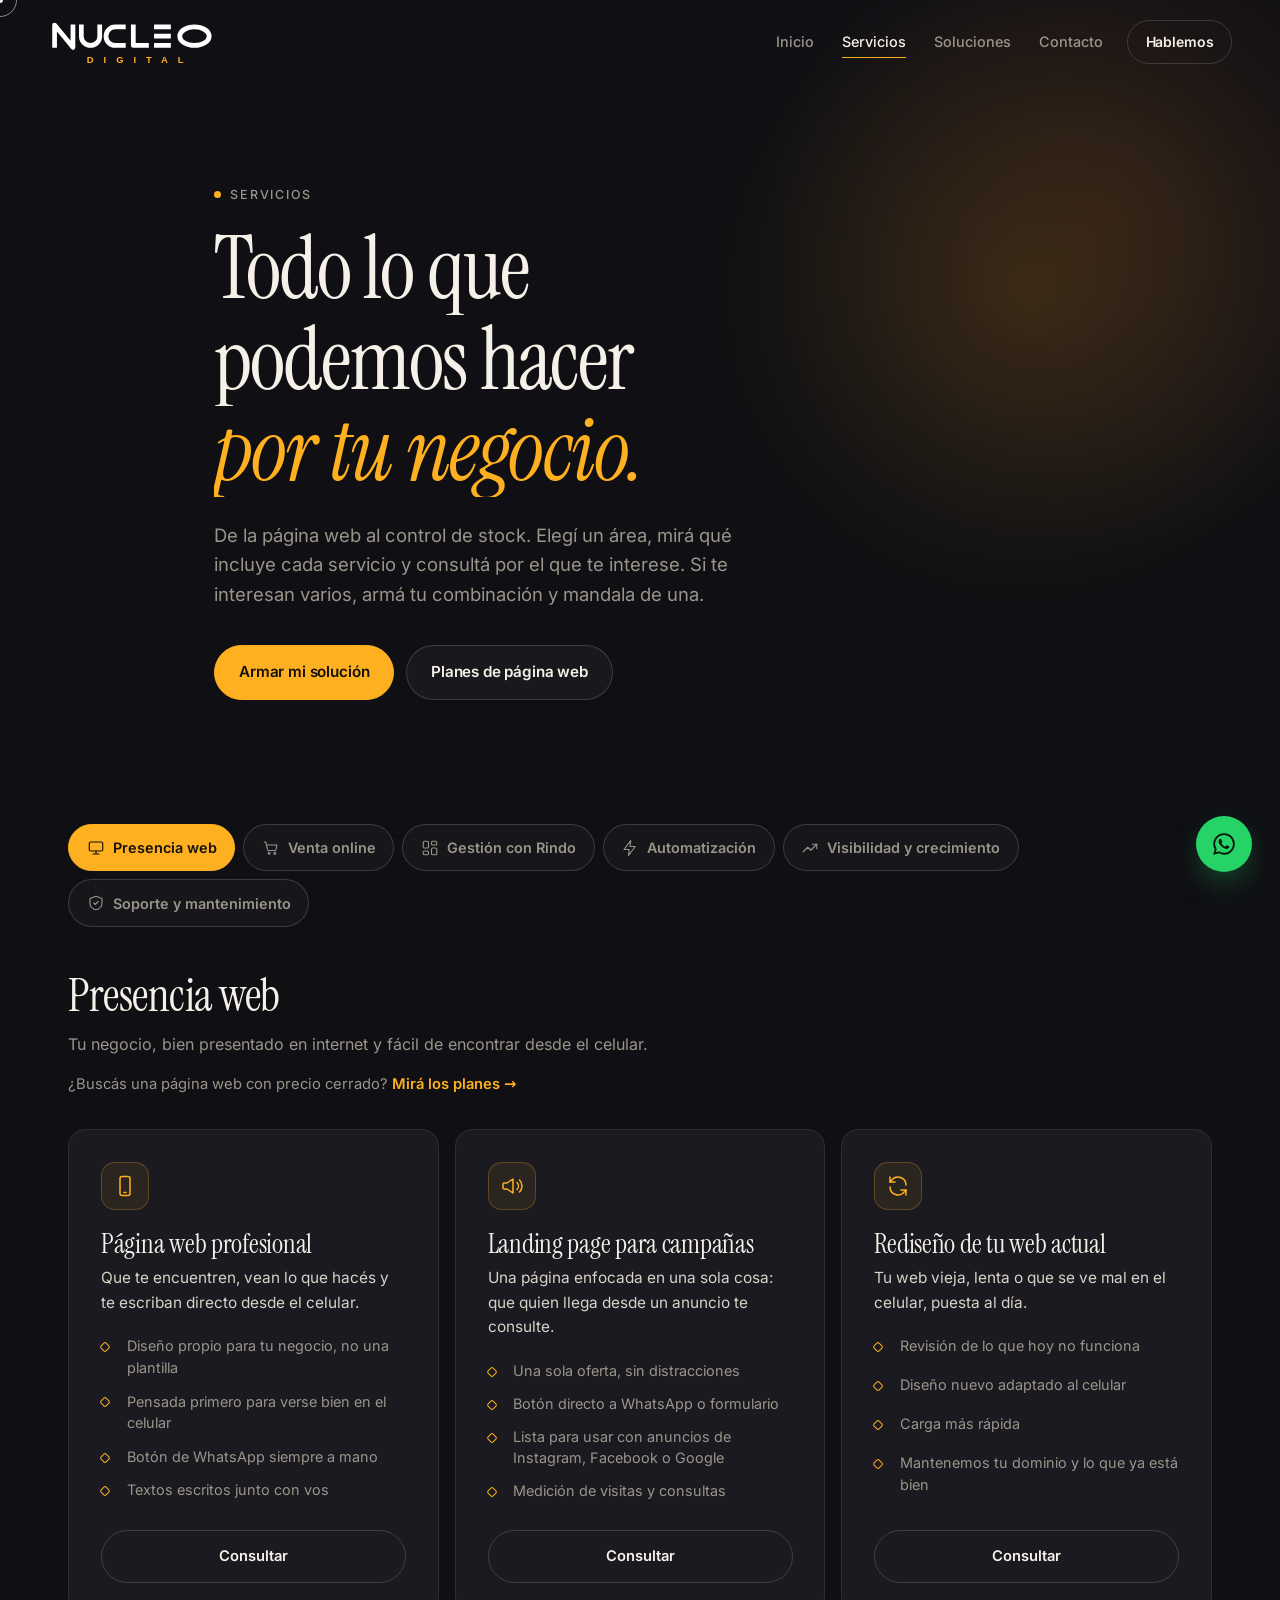
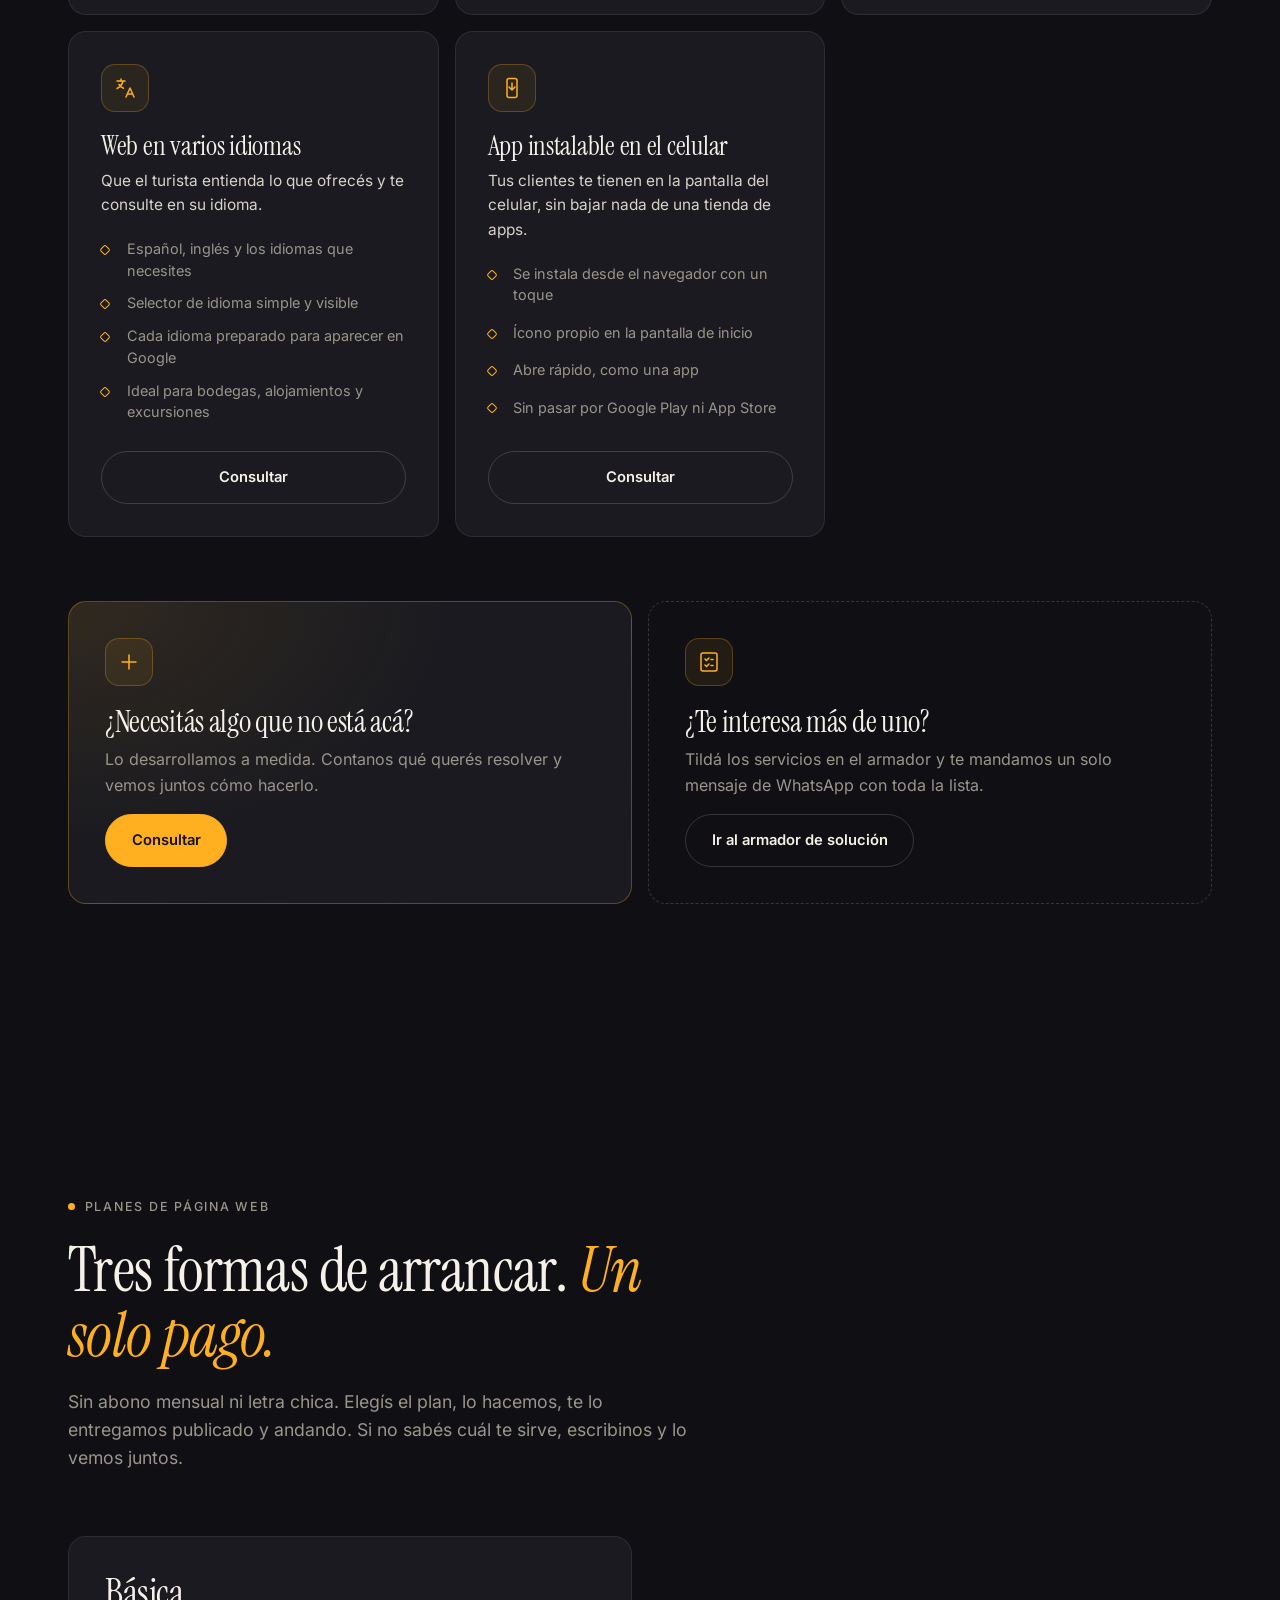
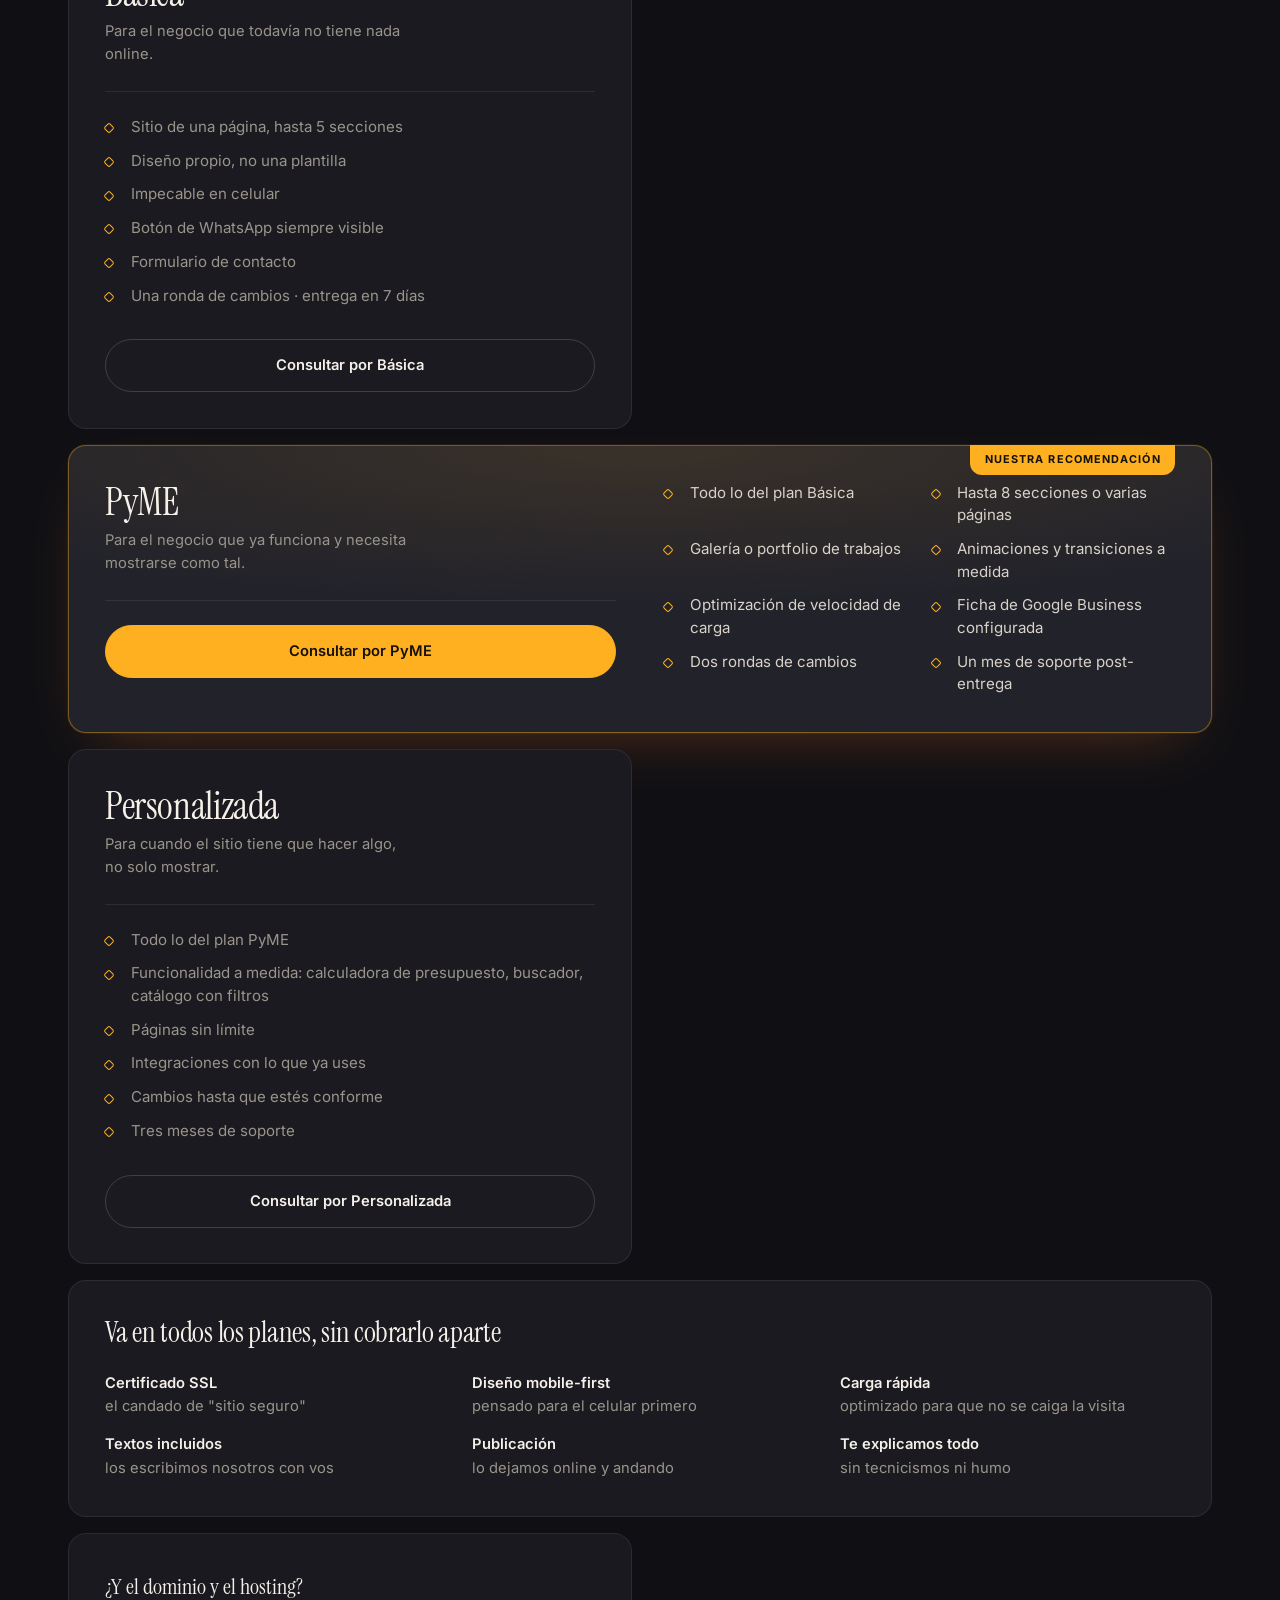
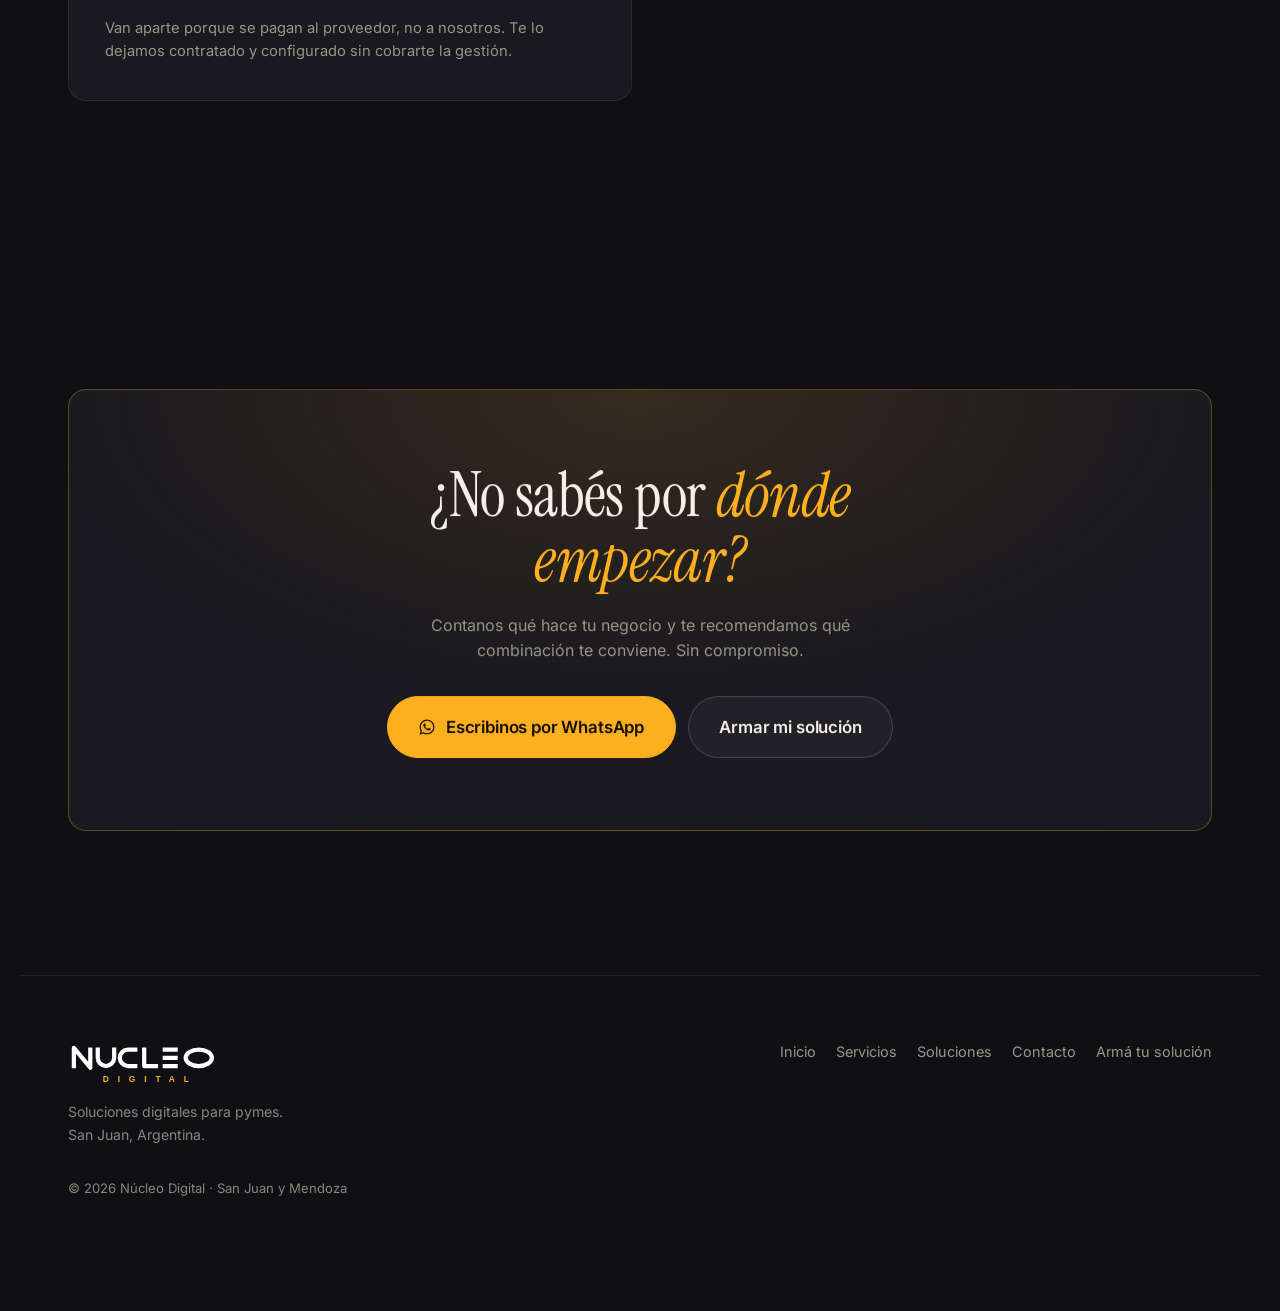
<file: servicios.html>
<!DOCTYPE html>
<html lang="es-AR">
<head>
<meta charset="utf-8">
<meta name="viewport" content="width=device-width, initial-scale=1, viewport-fit=cover">
<title>Servicios: web, venta online, Rindo y automatización | Núcleo Digital</title>
<meta name="description" content="Páginas web, tiendas con Mercado Pago, menú QR, control de stock con Rindo, turnos online, Google Maps y más, para pymes de San Juan y Mendoza.">
<meta name="theme-color" content="#101014">
<link rel="canonical" href="https://nucleodigital.ar/servicios.html">

<!-- Open Graph: define como se ve el link cuando se manda por WhatsApp.
     La imagen debe ser absoluta y estar publicada para que WhatsApp la levante. -->
<meta property="og:type" content="website">
<meta property="og:locale" content="es_AR">
<meta property="og:site_name" content="Núcleo Digital">
<meta property="og:url" content="https://nucleodigital.ar/servicios.html">
<meta property="og:title" content="Servicios de Núcleo Digital — Todo lo que podemos hacer por tu negocio">
<meta property="og:description" content="Páginas web, venta online, control de stock con Rindo, automatización, visibilidad en Google y soporte.">
<meta property="og:image" content="https://nucleodigital.ar/assets/img/og.jpg">
<meta property="og:image:width" content="1200">
<meta property="og:image:height" content="630">
<meta property="og:image:type" content="image/jpeg">
<meta property="og:image:alt" content="Núcleo Digital — soluciones digitales para pymes">
<meta name="twitter:card" content="summary_large_image">
<meta name="twitter:title" content="Servicios de Núcleo Digital — Todo lo que podemos hacer por tu negocio">
<meta name="twitter:description" content="Páginas web, venta online, control de stock con Rindo, automatización, visibilidad en Google y soporte.">
<meta name="twitter:image" content="https://nucleodigital.ar/assets/img/og.jpg">

<link rel="icon" href="assets/img/favicon.svg" type="image/svg+xml">
<link rel="apple-touch-icon" href="assets/img/apple-touch-icon.png">

<!-- Las fuentes van precargadas: son bloqueantes para el primer texto que se ve. -->
<link rel="preload" href="assets/fonts/inter-variable.woff2" as="font" type="font/woff2" crossorigin>
<link rel="preload" href="assets/fonts/instrument-serif-400.woff2" as="font" type="font/woff2" crossorigin>
<link rel="stylesheet" href="styles.css">

<!-- Datos del negocio para Google (ficha local). -->
<script type="application/ld+json">
{
  "@context": "https://schema.org",
  "@type": "LocalBusiness",
  "@id": "https://nucleodigital.ar/#negocio",
  "name": "Núcleo Digital",
  "description": "Páginas web, tiendas online, control de stock y automatizaciones para pymes de San Juan y Mendoza.",
  "url": "https://nucleodigital.ar/",
  "logo": "https://nucleodigital.ar/assets/img/logo.svg",
  "image": "https://nucleodigital.ar/assets/img/og.jpg",
  "telephone": "+54 9 264 607-1925",
  "email": "dearribaignacio@gmail.com",
  "address": {
    "@type": "PostalAddress",
    "addressLocality": "San Juan",
    "addressRegion": "San Juan",
    "addressCountry": "AR"
  },
  "areaServed": [
    {
      "@type": "State",
      "name": "San Juan"
    },
    {
      "@type": "State",
      "name": "Mendoza"
    }
  ],
  "openingHoursSpecification": [
    {
      "@type": "OpeningHoursSpecification",
      "dayOfWeek": [
        "Monday",
        "Tuesday",
        "Wednesday",
        "Thursday",
        "Friday",
        "Saturday"
      ],
      "opens": "09:00",
      "closes": "20:00"
    }
  ],
  "knowsAbout": [
    "Diseño web",
    "Tiendas online",
    "Mercado Pago",
    "Control de stock",
    "Automatización",
    "SEO local",
    "Google Maps"
  ]
}
</script>

<!-- Marca que hay JS antes del primer pintado. Sin esto, los bloques que van
     a animarse aparecen visibles un instante y despues se esconden. Si el JS
     esta desactivado, la clase nunca se agrega y todo se ve igual, quieto. -->
<script>document.documentElement.classList.add('js');</script>
</head>

<body data-pagina="servicios">

<a class="saltar" href="#contenido">Saltar al contenido</a>

<!-- Cursor propio. Se activa solo en dispositivos con mouse real (ver main.js). -->
<div class="cursor" aria-hidden="true"><span class="cursor__punto"></span><span class="cursor__anillo"></span></div>

<!-- ======================= ENCABEZADO ======================= -->
<header class="cabecera" id="cabecera">
  <a class="cabecera__logo" href="index.html" aria-label="Núcleo Digital — ir al inicio">
    <img src="assets/img/logo.svg" alt="Núcleo Digital" width="200" height="60" fetchpriority="high">
  </a>

  <nav class="cabecera__nav" aria-label="Principal">
    <a href="index.html">Inicio</a>
    <a href="servicios.html" aria-current="page">Servicios</a>
    <a href="soluciones.html">Soluciones</a>
    <a href="contacto.html">Contacto</a>
  </nav>

  <a class="boton boton--chico iman" href="https://wa.me/5492646071925?text=Hola%20N%C3%BAcleo%20Digital%2C%20vi%20la%20web%20y%20quiero%20consultarles." data-wa="Hola Núcleo Digital, vi la web y quiero consultarles." target="_blank" rel="noopener" data-cursor="WhatsApp">Hablemos</a>

  <button class="cabecera__menu" type="button" aria-label="Abrir menú" aria-expanded="false" aria-controls="menu-movil">
    <span></span><span></span>
  </button>
</header>

<!-- Menú de celular -->
<div class="menu-movil" id="menu-movil" hidden>
  <nav aria-label="Principal">
    <a href="index.html"><span>01</span> Inicio</a>
    <a href="servicios.html" aria-current="page"><span>02</span> Servicios</a>
    <a href="soluciones.html"><span>03</span> Soluciones</a>
    <a href="contacto.html"><span>04</span> Contacto</a>
  </nav>
  <a class="boton boton--wa" href="https://wa.me/5492646071925?text=Hola%20N%C3%BAcleo%20Digital%2C%20vi%20la%20web%20y%20quiero%20consultarles." data-wa="Hola Núcleo Digital, vi la web y quiero consultarles." target="_blank" rel="noopener">Escribinos por WhatsApp</a>
</div>

<main id="contenido">

<section class="hero hero--pagina">
  <div class="hero__cuerpo">
    <p class="etiqueta revelar"><span class="etiqueta__punto"></span> Servicios</p>
    <h1 class="hero__titulo">
      <span class="linea">Todo lo que</span>
      <span class="linea">podemos hacer</span>
      <span class="linea"><em>por tu negocio.</em></span>
    </h1>
    <p class="hero__bajada revelar">De la página web al control de stock. Elegí un área, mirá qué incluye cada servicio y consultá por el que te interese. Si te interesan varios, armá tu combinación y mandala de una.</p>
    <div class="hero__acciones revelar">
      <a class="boton boton--lleno iman" href="contacto.html#armador" data-cursor="Armar">Armar mi solución</a>
      <a class="boton boton--fantasma iman" href="#planes" data-cursor="Ver">Planes de página web</a>
    </div>
  </div>
</section>

<!-- ======================= CATÁLOGO ======================= -->
<section class="seccion" id="catalogo" aria-label="Catálogo de servicios">
  <!-- Pestañas y tarjetas salen de servicios.json (ver catalogo.js). -->
  <div class="catalogo" data-catalogo><noscript><p class="catalogo-error">Para ver el catálogo necesitás tener JavaScript activado. También podés <a href="https://wa.me/5492646071925">escribirnos por WhatsApp</a> y te contamos todo.</p></noscript></div>

  <div class="extras">
    <article class="extra extra--ambar revelar-c">
      <div class="servicio__icono"><svg viewBox="0 0 24 24" width="24" height="24" fill="none" stroke="currentColor" stroke-width="1.5" stroke-linecap="round" aria-hidden="true"><path d="M12 5v14M5 12h14"/></svg></div>
      <h2>¿Necesitás algo que no está acá?</h2>
      <p>Lo desarrollamos a medida. Contanos qué querés resolver y vemos juntos cómo hacerlo.</p>
      <a class="plan__cta plan__cta--lleno iman" href="https://wa.me/5492646071925?text=Hola%20N%C3%BAcleo%20Digital%2C%20necesito%20algo%20que%20no%20est%C3%A1%20en%20la%20lista%20de%20servicios%3A%20" data-wa="Hola Núcleo Digital, necesito algo que no está en la lista de servicios: " target="_blank" rel="noopener" data-cursor="WhatsApp">Consultar</a>
    </article>
    <article class="extra revelar-c">
      <div class="servicio__icono"><svg viewBox="0 0 24 24" width="24" height="24" fill="none" stroke="currentColor" stroke-width="1.5" stroke-linecap="round" stroke-linejoin="round" aria-hidden="true"><rect x="4" y="3" width="16" height="18" rx="2"/><path d="m8 9 1.5 1.5L12 8M8 15l1.5 1.5L12 14M14 9.5h2M14 15.5h2"/></svg></div>
      <h2>¿Te interesa más de uno?</h2>
      <p>Tildá los servicios en el armador y te mandamos un solo mensaje de WhatsApp con toda la lista.</p>
      <a class="plan__cta iman" href="contacto.html#armador" data-cursor="Armar">Ir al armador de solución</a>
    </article>
  </div>
</section>

<!-- ======================= PLANES ======================= -->
<!-- Planes de página web: copiados tal cual de la versión anterior (precios sin tocar). -->
<section class="seccion" id="planes">
  <div class="seccion__cabecera">
    <p class="etiqueta revelar"><span class="etiqueta__punto"></span> Planes de página web</p>
    <h2 class="titulo revelar-t">Tres formas de arrancar. <em>Un solo pago.</em></h2>
    <p class="seccion__bajada revelar">
      Sin abono mensual ni letra chica. Elegís el plan, lo hacemos, te lo entregamos
      publicado y andando. Si no sabés cuál te sirve, escribinos y lo vemos juntos.
    </p>
  </div>

  <!-- Bento: la celda del plan PyME ocupa el doble y lleva el acento ámbar. -->
  <div class="bento">

    <article class="plan bento__celda" data-plan="basica">
      <header class="plan__cabecera">
        <h3 class="plan__nombre">Básica</h3>
        <p class="plan__para">Para el negocio que todavía no tiene nada online.</p>
      </header>
      <ul class="plan__lista">
        <li>Sitio de una página, hasta 5 secciones</li>
        <li>Diseño propio, no una plantilla</li>
        <li>Impecable en celular</li>
        <li>Botón de WhatsApp siempre visible</li>
        <li>Formulario de contacto</li>
        <li>Una ronda de cambios · entrega en 7 días</li>
      </ul>
      <a class="plan__cta iman" href="https://wa.me/5492646071925?text=Hola%20N%C3%BAcleo%20Digital%2C%20me%20interesa%20el%20plan%20B%C3%A1sica." data-wa="Hola Núcleo Digital, me interesa el plan Básica." target="_blank" rel="noopener" data-cursor="Consultar">Consultar por Básica</a>
    </article>

    <article class="plan plan--destacado bento__celda bento__celda--ancha" data-plan="pyme">
      <span class="plan__cinta">Nuestra recomendación</span>
      <header class="plan__cabecera">
        <h3 class="plan__nombre">PyME</h3>
        <p class="plan__para">Para el negocio que ya funciona y necesita mostrarse como tal.</p>
      </header>
      <ul class="plan__lista plan__lista--dos">
        <li>Todo lo del plan Básica</li>
        <li>Hasta 8 secciones o varias páginas</li>
        <li>Galería o portfolio de trabajos</li>
        <li>Animaciones y transiciones a medida</li>
        <li>Optimización de velocidad de carga</li>
        <li>Ficha de Google Business configurada</li>
        <li>Dos rondas de cambios</li>
        <li>Un mes de soporte post-entrega</li>
      </ul>
      <a class="plan__cta plan__cta--lleno iman" href="https://wa.me/5492646071925?text=Hola%20N%C3%BAcleo%20Digital%2C%20me%20interesa%20el%20plan%20PyME." data-wa="Hola Núcleo Digital, me interesa el plan PyME." target="_blank" rel="noopener" data-cursor="Consultar">Consultar por PyME</a>
    </article>

    <article class="plan bento__celda" data-plan="personalizada">
      <header class="plan__cabecera">
        <h3 class="plan__nombre">Personalizada</h3>
        <p class="plan__para">Para cuando el sitio tiene que hacer algo, no solo mostrar.</p>
      </header>
      <ul class="plan__lista">
        <li>Todo lo del plan PyME</li>
        <li>Funcionalidad a medida: calculadora de presupuesto, buscador, catálogo con filtros</li>
        <li>Páginas sin límite</li>
        <li>Integraciones con lo que ya uses</li>
        <li>Cambios hasta que estés conforme</li>
        <li>Tres meses de soporte</li>
      </ul>
      <a class="plan__cta iman" href="https://wa.me/5492646071925?text=Hola%20N%C3%BAcleo%20Digital%2C%20me%20interesa%20el%20plan%20Personalizada." data-wa="Hola Núcleo Digital, me interesa el plan Personalizada." target="_blank" rel="noopener" data-cursor="Consultar">Consultar por Personalizada</a>
    </article>

    <div class="incluido bento__celda bento__celda--ancha">
      <h3 class="incluido__titulo">Va en todos los planes, sin cobrarlo aparte</h3>
      <ul class="incluido__lista">
        <li><span>Certificado SSL</span> el candado de "sitio seguro"</li>
        <li><span>Diseño mobile-first</span> pensado para el celular primero</li>
        <li><span>Carga rápida</span> optimizado para que no se caiga la visita</li>
        <li><span>Textos incluidos</span> los escribimos nosotros con vos</li>
        <li><span>Publicación</span> lo dejamos online y andando</li>
        <li><span>Te explicamos todo</span> sin tecnicismos ni humo</li>
      </ul>
    </div>

    <div class="nota bento__celda">
      <p class="nota__titulo">¿Y el dominio y el hosting?</p>
      <p>Van aparte porque se pagan al proveedor, no a nosotros. Te lo dejamos contratado y configurado sin cobrarte la gestión.</p>
    </div>

  </div>
</section>


<section class="seccion">
  <div class="cierre revelar-c">
    <h2 class="titulo">¿No sabés por <em>dónde empezar?</em></h2>
    <p>Contanos qué hace tu negocio y te recomendamos qué combinación te conviene. Sin compromiso.</p>
    <div class="acciones">
      <a class="boton boton--wa iman boton--grande" href="https://wa.me/5492646071925?text=Hola%20N%C3%BAcleo%20Digital%2C%20vi%20la%20web%20y%20quiero%20consultarles." data-wa="Hola Núcleo Digital, vi la web y quiero consultarles." target="_blank" rel="noopener" data-cursor="WhatsApp">
        <svg viewBox="0 0 24 24" width="18" height="18" aria-hidden="true"><path fill="currentColor" d="M12.04 2c-5.46 0-9.9 4.44-9.9 9.9 0 1.75.46 3.45 1.32 4.95L2 22l5.3-1.39a9.86 9.86 0 0 0 4.74 1.21h.01c5.46 0 9.9-4.44 9.9-9.9 0-2.65-1.03-5.14-2.9-7.01A9.82 9.82 0 0 0 12.04 2Zm0 18.15h-.01a8.2 8.2 0 0 1-4.18-1.15l-.3-.18-3.1.81.83-3.02-.2-.31a8.16 8.16 0 0 1-1.26-4.4c0-4.54 3.7-8.23 8.23-8.23 2.2 0 4.26.86 5.82 2.41a8.18 8.18 0 0 1 2.41 5.83c0 4.54-3.7 8.24-8.24 8.24Zm4.52-6.16c-.25-.12-1.47-.72-1.69-.81-.23-.08-.39-.12-.56.13-.16.24-.64.8-.79.97-.14.16-.29.18-.54.06-.25-.12-1.05-.39-1.99-1.23-.74-.66-1.24-1.47-1.38-1.72-.15-.25-.02-.38.11-.5.11-.11.25-.29.37-.43.13-.15.17-.25.25-.41.08-.17.04-.31-.02-.43-.06-.12-.56-1.34-.76-1.84-.2-.48-.4-.42-.56-.43h-.48c-.16 0-.43.06-.65.31-.22.25-.85.83-.85 2.03s.87 2.35.99 2.51c.12.16 1.71 2.61 4.15 3.66.58.25 1.03.4 1.39.51.58.19 1.11.16 1.53.1.47-.07 1.47-.6 1.67-1.18.21-.58.21-1.07.15-1.18-.06-.1-.22-.16-.47-.28Z"/></svg>
        Escribinos por WhatsApp
      </a>
      <a class="boton boton--fantasma boton--grande iman" href="contacto.html#armador" data-cursor="Armar">Armar mi solución</a>
    </div>
  </div>
</section>

</main>

<!-- ======================= PIE ======================= -->
<footer class="pie">
  <div class="pie__marca">
    <img src="assets/img/logo.svg" alt="Núcleo Digital" width="180" height="54" loading="lazy">
    <p>Soluciones digitales para pymes.<br>San Juan, Argentina.</p>
  </div>
  <nav class="pie__nav" aria-label="Pie de página">
    <a href="index.html">Inicio</a>
    <a href="servicios.html">Servicios</a>
    <a href="soluciones.html">Soluciones</a>
    <a href="contacto.html">Contacto</a>
    <a href="contacto.html#armador">Armá tu solución</a>
  </nav>
  <p class="pie__legal">© <span id="anio">2026</span> Núcleo Digital · San Juan y Mendoza</p>
</footer>

<!-- WhatsApp flotante, fijo en todas las páginas -->
<a class="flotante" href="https://wa.me/5492646071925?text=Hola%20N%C3%BAcleo%20Digital%2C%20vi%20la%20web%20y%20quiero%20consultarles." data-wa="Hola Núcleo Digital, vi la web y quiero consultarles." target="_blank" rel="noopener" aria-label="Escribinos por WhatsApp" data-cursor="WhatsApp">
  <svg viewBox="0 0 24 24" width="26" height="26" aria-hidden="true"><path fill="currentColor" d="M12.04 2c-5.46 0-9.9 4.44-9.9 9.9 0 1.75.46 3.45 1.32 4.95L2 22l5.3-1.39a9.86 9.86 0 0 0 4.74 1.21h.01c5.46 0 9.9-4.44 9.9-9.9 0-2.65-1.03-5.14-2.9-7.01A9.82 9.82 0 0 0 12.04 2Zm0 18.15h-.01a8.2 8.2 0 0 1-4.18-1.15l-.3-.18-3.1.81.83-3.02-.2-.31a8.16 8.16 0 0 1-1.26-4.4c0-4.54 3.7-8.23 8.23-8.23 2.2 0 4.26.86 5.82 2.41a8.18 8.18 0 0 1 2.41 5.83c0 4.54-3.7 8.24-8.24 8.24Zm4.52-6.16c-.25-.12-1.47-.72-1.69-.81-.23-.08-.39-.12-.56.13-.16.24-.64.8-.79.97-.14.16-.29.18-.54.06-.25-.12-1.05-.39-1.99-1.23-.74-.66-1.24-1.47-1.38-1.72-.15-.25-.02-.38.11-.5.11-.11.25-.29.37-.43.13-.15.17-.25.25-.41.08-.17.04-.31-.02-.43-.06-.12-.56-1.34-.76-1.84-.2-.48-.4-.42-.56-.43h-.48c-.16 0-.43.06-.65.31-.22.25-.85.83-.85 2.03s.87 2.35.99 2.51c.12.16 1.71 2.61 4.15 3.66.58.25 1.03.4 1.39.51.58.19 1.11.16 1.53.1.47-.07 1.47-.6 1.67-1.18.21-.58.21-1.07.15-1.18-.06-.1-.22-.16-.47-.28Z"/></svg>
  <span class="flotante__globo">Escribinos</span>
</a>

<script src="lib/lenis.min.js"></script>
<script src="lib/gsap.min.js"></script>
<script src="lib/ScrollTrigger.min.js"></script>
<script src="main.js"></script>
<script src="catalogo.js"></script>
</body>
</html>
</file>
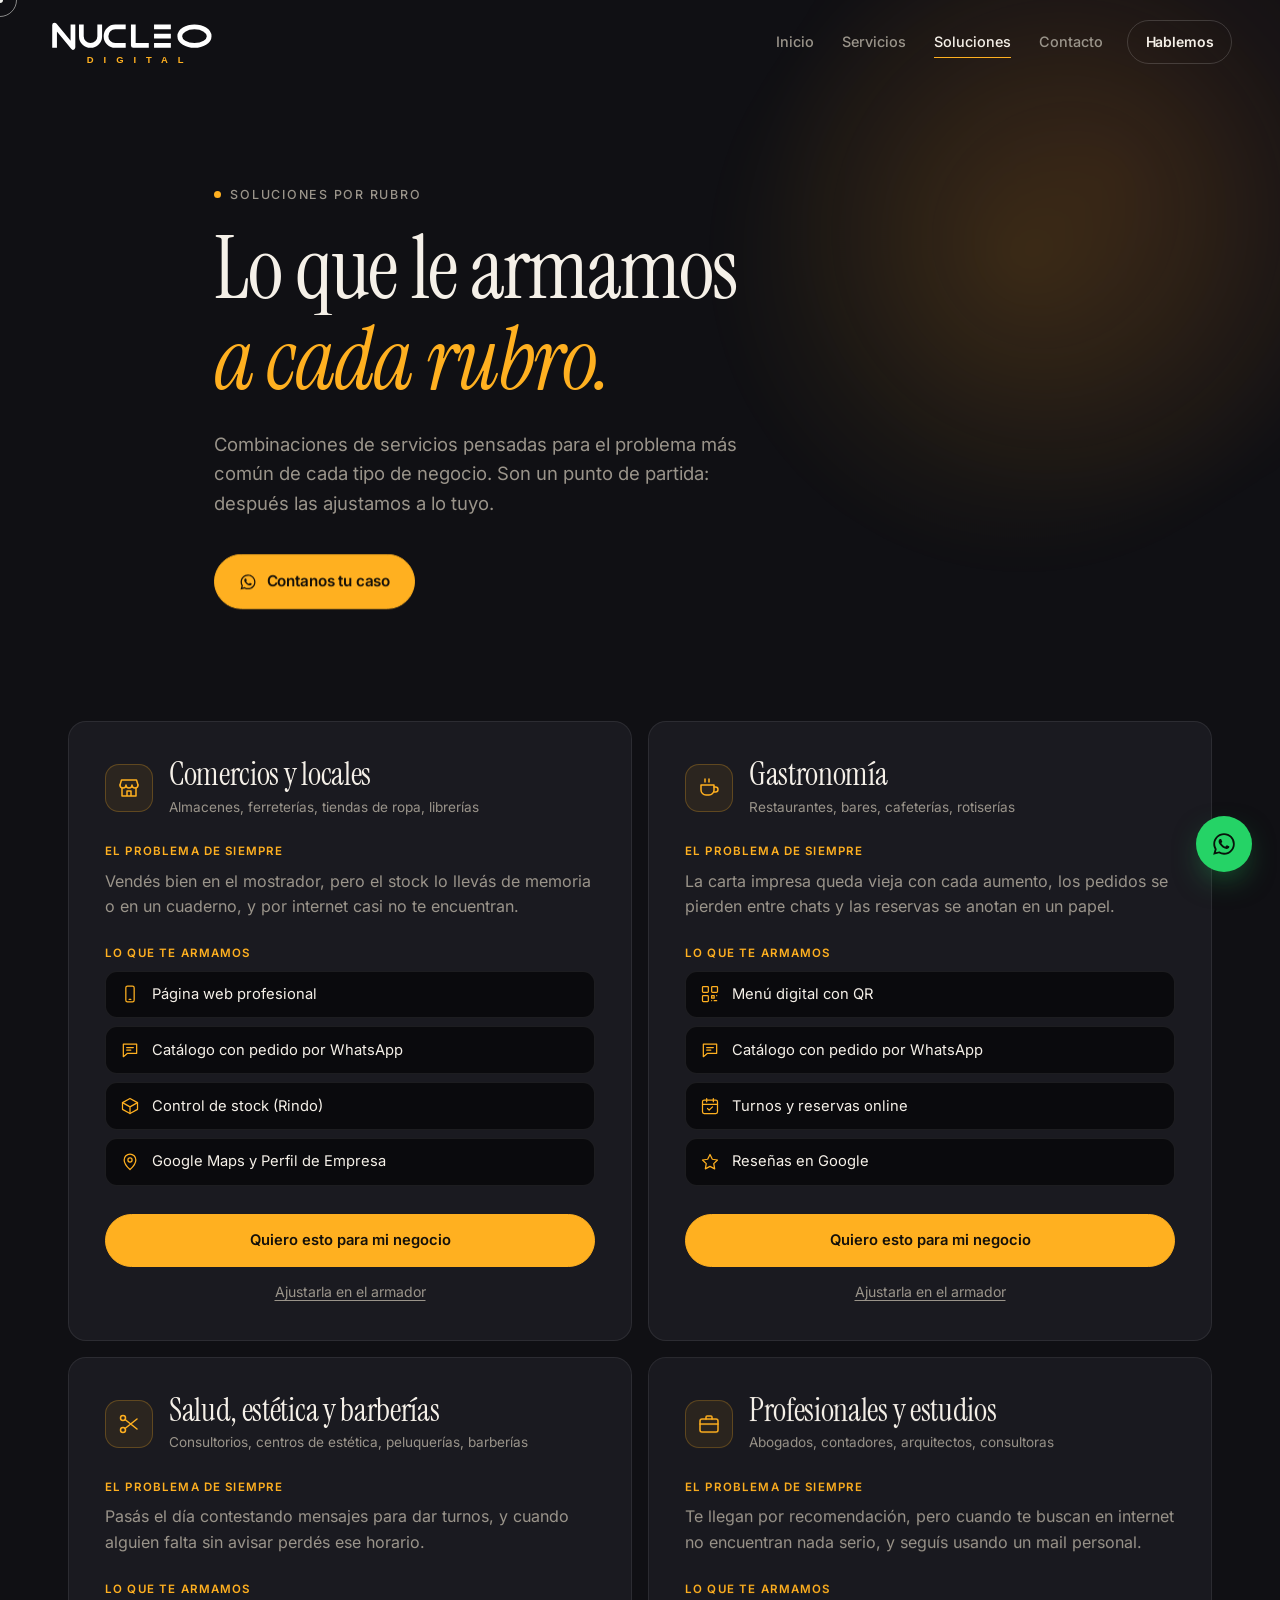
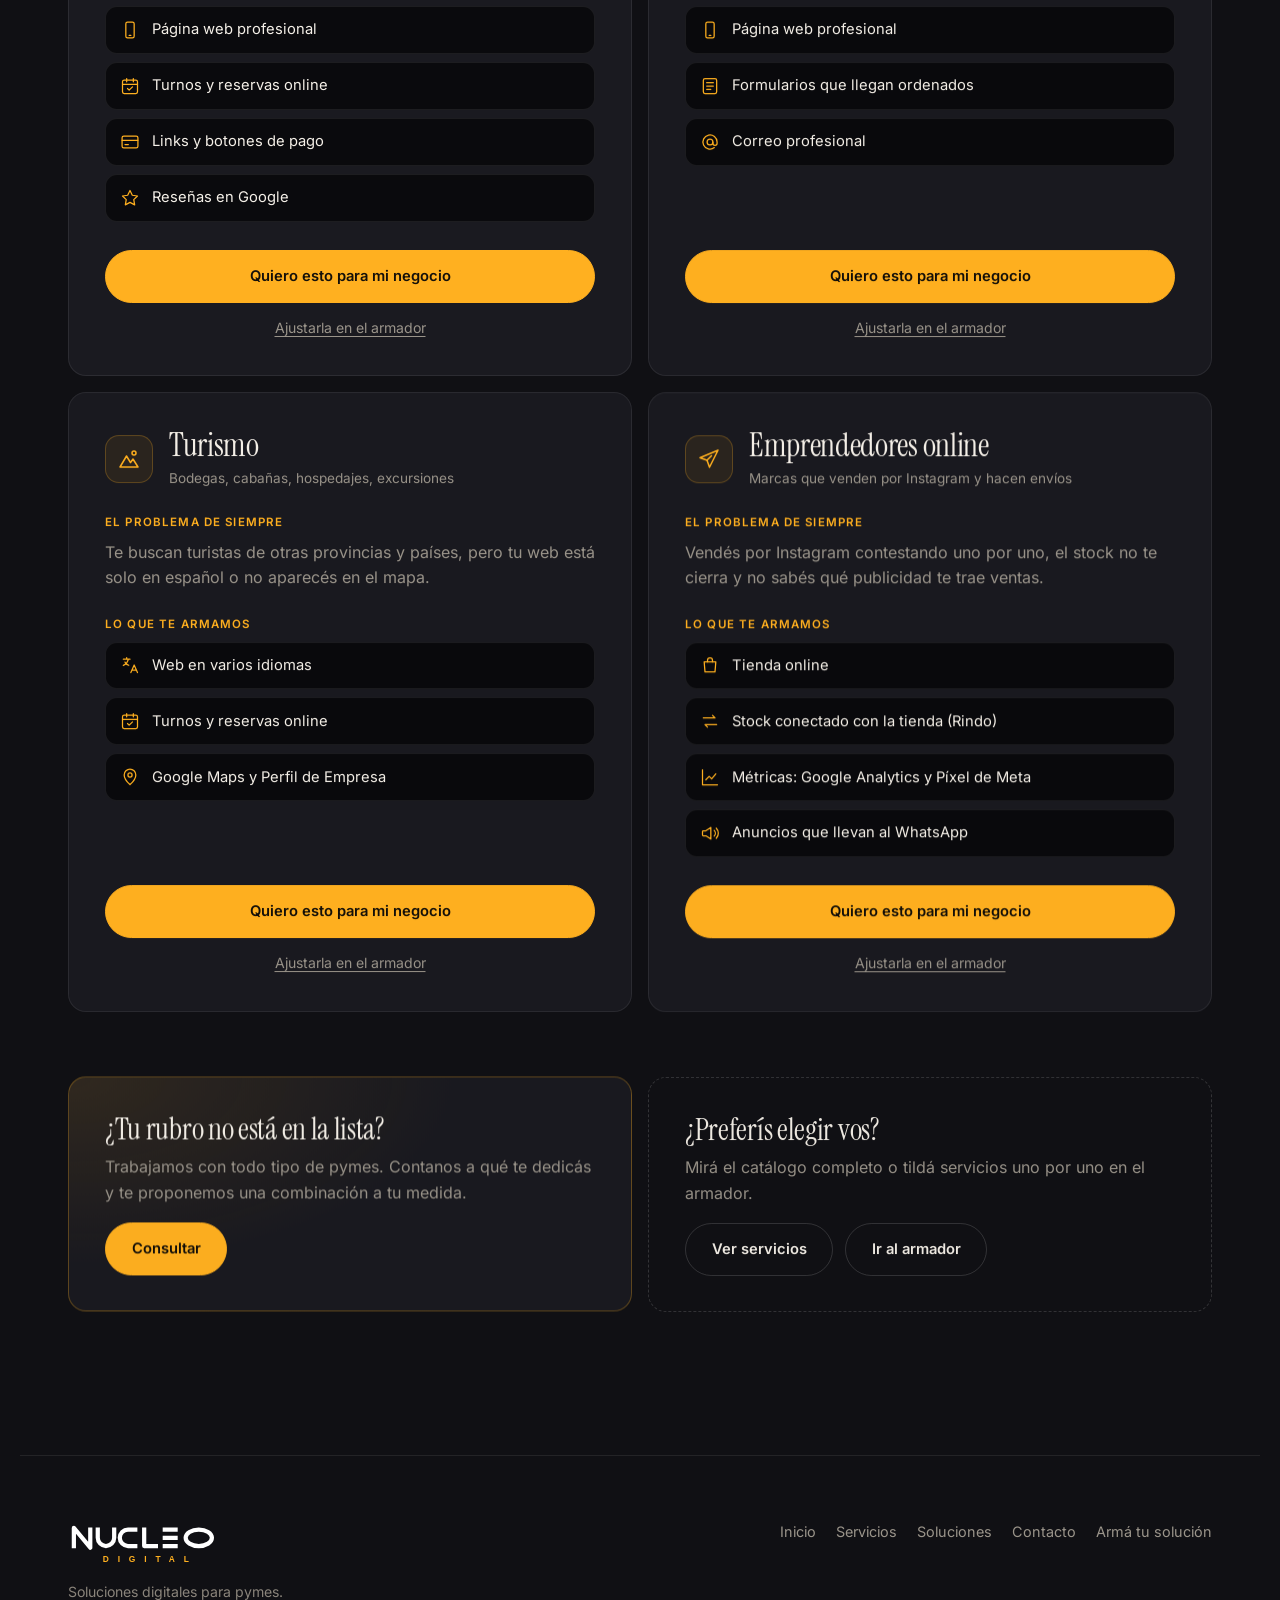
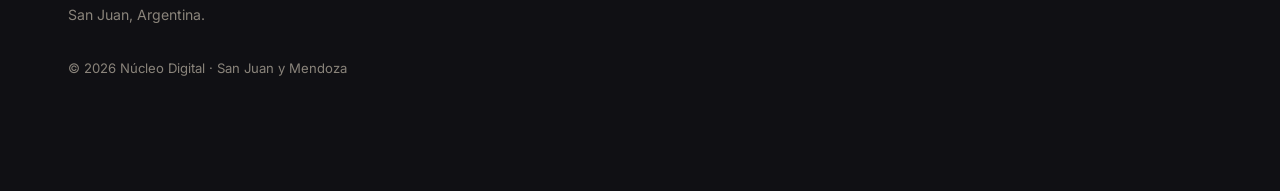
<file: soluciones.html>
<!DOCTYPE html>
<html lang="es-AR">
<head>
<meta charset="utf-8">
<meta name="viewport" content="width=device-width, initial-scale=1, viewport-fit=cover">
<title>Soluciones digitales por rubro para pymes | Núcleo Digital</title>
<meta name="description" content="Combinaciones de servicios para comercios, gastronomía, salud y estética, profesionales, turismo y emprendedores de San Juan y Mendoza.">
<meta name="theme-color" content="#101014">
<link rel="canonical" href="https://nucleodigital.ar/soluciones.html">

<!-- Open Graph: define como se ve el link cuando se manda por WhatsApp.
     La imagen debe ser absoluta y estar publicada para que WhatsApp la levante. -->
<meta property="og:type" content="website">
<meta property="og:locale" content="es_AR">
<meta property="og:site_name" content="Núcleo Digital">
<meta property="og:url" content="https://nucleodigital.ar/soluciones.html">
<meta property="og:title" content="Soluciones por rubro — Núcleo Digital">
<meta property="og:description" content="Lo que le armamos a cada tipo de negocio: comercios, gastronomía, salud, profesionales, turismo y emprendedores.">
<meta property="og:image" content="https://nucleodigital.ar/assets/img/og.jpg">
<meta property="og:image:width" content="1200">
<meta property="og:image:height" content="630">
<meta property="og:image:type" content="image/jpeg">
<meta property="og:image:alt" content="Núcleo Digital — soluciones digitales para pymes">
<meta name="twitter:card" content="summary_large_image">
<meta name="twitter:title" content="Soluciones por rubro — Núcleo Digital">
<meta name="twitter:description" content="Lo que le armamos a cada tipo de negocio: comercios, gastronomía, salud, profesionales, turismo y emprendedores.">
<meta name="twitter:image" content="https://nucleodigital.ar/assets/img/og.jpg">

<link rel="icon" href="assets/img/favicon.svg" type="image/svg+xml">
<link rel="apple-touch-icon" href="assets/img/apple-touch-icon.png">

<!-- Las fuentes van precargadas: son bloqueantes para el primer texto que se ve. -->
<link rel="preload" href="assets/fonts/inter-variable.woff2" as="font" type="font/woff2" crossorigin>
<link rel="preload" href="assets/fonts/instrument-serif-400.woff2" as="font" type="font/woff2" crossorigin>
<link rel="stylesheet" href="styles.css">

<!-- Datos del negocio para Google (ficha local). -->
<script type="application/ld+json">
{
  "@context": "https://schema.org",
  "@type": "LocalBusiness",
  "@id": "https://nucleodigital.ar/#negocio",
  "name": "Núcleo Digital",
  "description": "Páginas web, tiendas online, control de stock y automatizaciones para pymes de San Juan y Mendoza.",
  "url": "https://nucleodigital.ar/",
  "logo": "https://nucleodigital.ar/assets/img/logo.svg",
  "image": "https://nucleodigital.ar/assets/img/og.jpg",
  "telephone": "+54 9 264 607-1925",
  "email": "dearribaignacio@gmail.com",
  "address": {
    "@type": "PostalAddress",
    "addressLocality": "San Juan",
    "addressRegion": "San Juan",
    "addressCountry": "AR"
  },
  "areaServed": [
    {
      "@type": "State",
      "name": "San Juan"
    },
    {
      "@type": "State",
      "name": "Mendoza"
    }
  ],
  "openingHoursSpecification": [
    {
      "@type": "OpeningHoursSpecification",
      "dayOfWeek": [
        "Monday",
        "Tuesday",
        "Wednesday",
        "Thursday",
        "Friday",
        "Saturday"
      ],
      "opens": "09:00",
      "closes": "20:00"
    }
  ],
  "knowsAbout": [
    "Diseño web",
    "Tiendas online",
    "Mercado Pago",
    "Control de stock",
    "Automatización",
    "SEO local",
    "Google Maps"
  ]
}
</script>

<!-- Marca que hay JS antes del primer pintado. Sin esto, los bloques que van
     a animarse aparecen visibles un instante y despues se esconden. Si el JS
     esta desactivado, la clase nunca se agrega y todo se ve igual, quieto. -->
<script>document.documentElement.classList.add('js');</script>
</head>

<body data-pagina="soluciones">

<a class="saltar" href="#contenido">Saltar al contenido</a>

<!-- Cursor propio. Se activa solo en dispositivos con mouse real (ver main.js). -->
<div class="cursor" aria-hidden="true"><span class="cursor__punto"></span><span class="cursor__anillo"></span></div>

<!-- ======================= ENCABEZADO ======================= -->
<header class="cabecera" id="cabecera">
  <a class="cabecera__logo" href="index.html" aria-label="Núcleo Digital — ir al inicio">
    <img src="assets/img/logo.svg" alt="Núcleo Digital" width="200" height="60" fetchpriority="high">
  </a>

  <nav class="cabecera__nav" aria-label="Principal">
    <a href="index.html">Inicio</a>
    <a href="servicios.html">Servicios</a>
    <a href="soluciones.html" aria-current="page">Soluciones</a>
    <a href="contacto.html">Contacto</a>
  </nav>

  <a class="boton boton--chico iman" href="https://wa.me/5492646071925?text=Hola%20N%C3%BAcleo%20Digital%2C%20vi%20la%20web%20y%20quiero%20consultarles." data-wa="Hola Núcleo Digital, vi la web y quiero consultarles." target="_blank" rel="noopener" data-cursor="WhatsApp">Hablemos</a>

  <button class="cabecera__menu" type="button" aria-label="Abrir menú" aria-expanded="false" aria-controls="menu-movil">
    <span></span><span></span>
  </button>
</header>

<!-- Menú de celular -->
<div class="menu-movil" id="menu-movil" hidden>
  <nav aria-label="Principal">
    <a href="index.html"><span>01</span> Inicio</a>
    <a href="servicios.html"><span>02</span> Servicios</a>
    <a href="soluciones.html" aria-current="page"><span>03</span> Soluciones</a>
    <a href="contacto.html"><span>04</span> Contacto</a>
  </nav>
  <a class="boton boton--wa" href="https://wa.me/5492646071925?text=Hola%20N%C3%BAcleo%20Digital%2C%20vi%20la%20web%20y%20quiero%20consultarles." data-wa="Hola Núcleo Digital, vi la web y quiero consultarles." target="_blank" rel="noopener">Escribinos por WhatsApp</a>
</div>

<main id="contenido">

<section class="hero hero--pagina">
  <div class="hero__cuerpo">
    <p class="etiqueta revelar"><span class="etiqueta__punto"></span> Soluciones por rubro</p>
    <h1 class="hero__titulo">
      <span class="linea">Lo que le armamos</span>
      <span class="linea"><em>a cada rubro.</em></span>
    </h1>
    <p class="hero__bajada revelar">Combinaciones de servicios pensadas para el problema más común de cada tipo de negocio. Son un punto de partida: después las ajustamos a lo tuyo.</p>
    <div class="hero__acciones revelar">
      <a class="boton boton--wa iman" href="https://wa.me/5492646071925?text=Hola%20N%C3%BAcleo%20Digital%2C%20quiero%20contarles%20mi%20caso." data-wa="Hola Núcleo Digital, quiero contarles mi caso." target="_blank" rel="noopener" data-cursor="WhatsApp">
        <svg viewBox="0 0 24 24" width="18" height="18" aria-hidden="true"><path fill="currentColor" d="M12.04 2c-5.46 0-9.9 4.44-9.9 9.9 0 1.75.46 3.45 1.32 4.95L2 22l5.3-1.39a9.86 9.86 0 0 0 4.74 1.21h.01c5.46 0 9.9-4.44 9.9-9.9 0-2.65-1.03-5.14-2.9-7.01A9.82 9.82 0 0 0 12.04 2Zm0 18.15h-.01a8.2 8.2 0 0 1-4.18-1.15l-.3-.18-3.1.81.83-3.02-.2-.31a8.16 8.16 0 0 1-1.26-4.4c0-4.54 3.7-8.23 8.23-8.23 2.2 0 4.26.86 5.82 2.41a8.18 8.18 0 0 1 2.41 5.83c0 4.54-3.7 8.24-8.24 8.24Zm4.52-6.16c-.25-.12-1.47-.72-1.69-.81-.23-.08-.39-.12-.56.13-.16.24-.64.8-.79.97-.14.16-.29.18-.54.06-.25-.12-1.05-.39-1.99-1.23-.74-.66-1.24-1.47-1.38-1.72-.15-.25-.02-.38.11-.5.11-.11.25-.29.37-.43.13-.15.17-.25.25-.41.08-.17.04-.31-.02-.43-.06-.12-.56-1.34-.76-1.84-.2-.48-.4-.42-.56-.43h-.48c-.16 0-.43.06-.65.31-.22.25-.85.83-.85 2.03s.87 2.35.99 2.51c.12.16 1.71 2.61 4.15 3.66.58.25 1.03.4 1.39.51.58.19 1.11.16 1.53.1.47-.07 1.47-.6 1.67-1.18.21-.58.21-1.07.15-1.18-.06-.1-.22-.16-.47-.28Z"/></svg>
        Contanos tu caso
      </a>
    </div>
  </div>
</section>

<section class="seccion" id="rubros" aria-label="Soluciones por rubro">
  <!-- Los rubros salen de servicios.json (ver catalogo.js). -->
  <div class="rubros" data-rubros><noscript><p class="catalogo-error">Para ver las soluciones necesitás tener JavaScript activado. También podés <a href="https://wa.me/5492646071925">escribirnos por WhatsApp</a> y te contamos todo.</p></noscript></div>

  <div class="extras">
    <article class="extra extra--ambar revelar-c">
      <h2>¿Tu rubro no está en la lista?</h2>
      <p>Trabajamos con todo tipo de pymes. Contanos a qué te dedicás y te proponemos una combinación a tu medida.</p>
      <a class="plan__cta plan__cta--lleno iman" href="https://wa.me/5492646071925?text=Hola%20N%C3%BAcleo%20Digital%2C%20mi%20rubro%20no%20est%C3%A1%20en%20la%20lista%20y%20quiero%20consultarles%3A%20" data-wa="Hola Núcleo Digital, mi rubro no está en la lista y quiero consultarles: " target="_blank" rel="noopener" data-cursor="WhatsApp">Consultar</a>
    </article>
    <article class="extra revelar-c">
      <h2>¿Preferís elegir vos?</h2>
      <p>Mirá el catálogo completo o tildá servicios uno por uno en el armador.</p>
      <div class="acciones">
        <a class="plan__cta iman" href="servicios.html" data-cursor="Ver">Ver servicios</a>
        <a class="plan__cta iman" href="contacto.html#armador" data-cursor="Armar">Ir al armador</a>
      </div>
    </article>
  </div>
</section>
</main>

<!-- ======================= PIE ======================= -->
<footer class="pie">
  <div class="pie__marca">
    <img src="assets/img/logo.svg" alt="Núcleo Digital" width="180" height="54" loading="lazy">
    <p>Soluciones digitales para pymes.<br>San Juan, Argentina.</p>
  </div>
  <nav class="pie__nav" aria-label="Pie de página">
    <a href="index.html">Inicio</a>
    <a href="servicios.html">Servicios</a>
    <a href="soluciones.html">Soluciones</a>
    <a href="contacto.html">Contacto</a>
    <a href="contacto.html#armador">Armá tu solución</a>
  </nav>
  <p class="pie__legal">© <span id="anio">2026</span> Núcleo Digital · San Juan y Mendoza</p>
</footer>

<!-- WhatsApp flotante, fijo en todas las páginas -->
<a class="flotante" href="https://wa.me/5492646071925?text=Hola%20N%C3%BAcleo%20Digital%2C%20vi%20la%20web%20y%20quiero%20consultarles." data-wa="Hola Núcleo Digital, vi la web y quiero consultarles." target="_blank" rel="noopener" aria-label="Escribinos por WhatsApp" data-cursor="WhatsApp">
  <svg viewBox="0 0 24 24" width="26" height="26" aria-hidden="true"><path fill="currentColor" d="M12.04 2c-5.46 0-9.9 4.44-9.9 9.9 0 1.75.46 3.45 1.32 4.95L2 22l5.3-1.39a9.86 9.86 0 0 0 4.74 1.21h.01c5.46 0 9.9-4.44 9.9-9.9 0-2.65-1.03-5.14-2.9-7.01A9.82 9.82 0 0 0 12.04 2Zm0 18.15h-.01a8.2 8.2 0 0 1-4.18-1.15l-.3-.18-3.1.81.83-3.02-.2-.31a8.16 8.16 0 0 1-1.26-4.4c0-4.54 3.7-8.23 8.23-8.23 2.2 0 4.26.86 5.82 2.41a8.18 8.18 0 0 1 2.41 5.83c0 4.54-3.7 8.24-8.24 8.24Zm4.52-6.16c-.25-.12-1.47-.72-1.69-.81-.23-.08-.39-.12-.56.13-.16.24-.64.8-.79.97-.14.16-.29.18-.54.06-.25-.12-1.05-.39-1.99-1.23-.74-.66-1.24-1.47-1.38-1.72-.15-.25-.02-.38.11-.5.11-.11.25-.29.37-.43.13-.15.17-.25.25-.41.08-.17.04-.31-.02-.43-.06-.12-.56-1.34-.76-1.84-.2-.48-.4-.42-.56-.43h-.48c-.16 0-.43.06-.65.31-.22.25-.85.83-.85 2.03s.87 2.35.99 2.51c.12.16 1.71 2.61 4.15 3.66.58.25 1.03.4 1.39.51.58.19 1.11.16 1.53.1.47-.07 1.47-.6 1.67-1.18.21-.58.21-1.07.15-1.18-.06-.1-.22-.16-.47-.28Z"/></svg>
  <span class="flotante__globo">Escribinos</span>
</a>

<script src="lib/lenis.min.js"></script>
<script src="lib/gsap.min.js"></script>
<script src="lib/ScrollTrigger.min.js"></script>
<script src="main.js"></script>
<script src="catalogo.js"></script>
</body>
</html>
</file>
<file: styles.css>
/* =========================================================================
   NÚCLEO DIGITAL — hoja de estilos
   Paleta: grafito cálido + ámbar. Tipografías: Instrument Serif + Inter.
   Escrito mobile-first: lo que ve el celular es lo que carga primero.
   ========================================================================= */

/* ---------------------------------------------------------------- fuentes */
@font-face {
  font-family: 'Instrument Serif';
  src: url('assets/fonts/instrument-serif-400.woff2') format('woff2');
  font-weight: 400;
  font-style: normal;
  font-display: swap;
}
@font-face {
  font-family: 'Instrument Serif';
  src: url('assets/fonts/instrument-serif-400-italic.woff2') format('woff2');
  font-weight: 400;
  font-style: italic;
  font-display: swap;
}
/* Inter es variable: un solo archivo cubre de 100 a 900. */
@font-face {
  font-family: 'Inter';
  src: url('assets/fonts/inter-variable.woff2') format('woff2');
  font-weight: 100 900;
  font-style: normal;
  font-display: swap;
}

/* ----------------------------------------------------------------- tokens */
:root {
  --fondo: #101014;
  --fondo-hondo: #0a0a0d;
  --superficie: #1a1a20;
  --superficie-alta: #22222a;
  --texto: #f5f0e8;
  --suave: #9a948a;
  --tenue: #8a847b; /* aclarado para que los textos chicos pasen contraste AA */
  --ambar: #ffb020;
  --naranja: #ff7a2f;
  --borde: rgb(255 255 255 / 8%);
  --borde-fuerte: rgb(255 255 255 / 16%);

  --serif: 'Instrument Serif', 'Times New Roman', serif;
  --sans: 'Inter', system-ui, -apple-system, 'Segoe UI', sans-serif;

  --ancho: 1240px;
  --margen: clamp(1.25rem, 5vw, 3rem);
  --radio: 18px;
  --radio-chico: 12px;

  --suavizado: cubic-bezier(0.22, 1, 0.36, 1);
  --cabecera-alto: 72px;
}

/* ------------------------------------------------------------------- base */
*,
*::before,
*::after { box-sizing: border-box; }

html {
  -webkit-text-size-adjust: 100%;
  scroll-behavior: smooth;
}
/* Con Lenis activo el scroll lo maneja JS: el nativo molesta. */
html.lenis { scroll-behavior: auto; }
html.lenis body { height: auto; }
.lenis.lenis-smooth { scroll-behavior: auto !important; }

body {
  margin: 0;
  background: var(--fondo);
  color: var(--texto);
  font-family: var(--sans);
  font-size: 1rem;
  line-height: 1.6;
  -webkit-font-smoothing: antialiased;
  overflow-x: hidden;
}
body.sin-scroll { overflow: hidden; }

img { max-width: 100%; height: auto; display: block; }

a { color: inherit; }

h1, h2, h3, h4 {
  font-family: var(--serif);
  font-weight: 400;
  line-height: 1.05;
  letter-spacing: -0.01em;
  margin: 0;
}
h1 em, h2 em, h3 em { font-style: italic; color: var(--ambar); }

p { margin: 0 0 1rem; }

::selection { background: var(--ambar); color: #14100a; }

:focus-visible {
  outline: 2px solid var(--ambar);
  outline-offset: 3px;
  border-radius: 4px;
}

.saltar {
  position: absolute;
  left: -9999px;
  top: 0;
  z-index: 200;
  background: var(--ambar);
  color: #14100a;
  padding: 0.75rem 1.25rem;
  font-weight: 600;
  border-radius: 0 0 var(--radio-chico) 0;
}
.saltar:focus { left: 0; }

/* ---------------------------------------------------------------- botones */
.boton {
  --relleno: 0.9rem 1.5rem;
  display: inline-flex;
  align-items: center;
  justify-content: center;
  gap: 0.6rem;
  padding: var(--relleno);
  border: 1px solid var(--borde-fuerte);
  border-radius: 999px;
  background: transparent;
  color: var(--texto);
  font: inherit;
  font-weight: 600;
  font-size: 0.95rem;
  letter-spacing: -0.01em;
  text-decoration: none;
  cursor: pointer;
  transition: background 0.35s var(--suavizado), border-color 0.35s var(--suavizado),
              color 0.35s var(--suavizado), transform 0.2s var(--suavizado);
  will-change: transform;
}
.boton:hover { border-color: var(--texto); }
.boton:active { transform: scale(0.97); }

.boton--lleno,
.boton--wa {
  background: var(--ambar);
  border-color: var(--ambar);
  color: #14100a;
}
.boton--lleno:hover,
.boton--wa:hover {
  background: var(--naranja);
  border-color: var(--naranja);
  color: #140b04;
}

.boton--fantasma { background: rgb(255 255 255 / 4%); }
.boton--fantasma:hover { background: rgb(255 255 255 / 9%); }

.boton--chico { --relleno: 0.6rem 1.1rem; font-size: 0.875rem; }
.boton--grande { --relleno: 1.05rem 1.9rem; font-size: 1.05rem; }
.boton--bloque { display: flex; width: 100%; }

/* ------------------------------------------------------------- etiquetas */
.etiqueta {
  display: inline-flex;
  align-items: center;
  gap: 0.6rem;
  margin: 0 0 1.25rem;
  color: var(--suave);
  font-size: 0.78rem;
  font-weight: 500;
  letter-spacing: 0.14em;
  text-transform: uppercase;
}
.etiqueta__num { color: var(--ambar); font-variant-numeric: tabular-nums; }
.etiqueta__punto {
  width: 7px;
  height: 7px;
  border-radius: 50%;
  background: var(--ambar);
  box-shadow: 0 0 0 0 rgb(255 176 32 / 60%);
  animation: latido 2.4s infinite;
}
@keyframes latido {
  70% { box-shadow: 0 0 0 9px rgb(255 176 32 / 0%); }
  100% { box-shadow: 0 0 0 0 rgb(255 176 32 / 0%); }
}

/* -------------------------------------------------------------- cabecera */
.cabecera {
  position: fixed;
  inset: 0 0 auto;
  z-index: 90;
  display: flex;
  align-items: center;
  gap: 1.5rem;
  height: var(--cabecera-alto);
  padding: 0 var(--margen);
  transition: background 0.4s var(--suavizado), border-color 0.4s var(--suavizado);
  border-bottom: 1px solid transparent;
}
.cabecera.solida {
  background: rgb(16 16 20 / 82%);
  backdrop-filter: blur(14px);
  -webkit-backdrop-filter: blur(14px);
  border-bottom-color: var(--borde);
}
.cabecera__logo { margin-right: auto; line-height: 0; }
.cabecera__logo img { width: 148px; height: auto; }

.cabecera__nav { display: none; gap: 1.75rem; }
.cabecera__nav a {
  position: relative;
  color: var(--suave);
  font-size: 0.9rem;
  font-weight: 500;
  text-decoration: none;
  transition: color 0.3s var(--suavizado);
}
.cabecera__nav a::after {
  content: '';
  position: absolute;
  left: 0;
  bottom: -5px;
  width: 100%;
  height: 1px;
  background: var(--ambar);
  transform: scaleX(0);
  transform-origin: right;
  transition: transform 0.4s var(--suavizado);
}
.cabecera__nav a:hover { color: var(--texto); }
.cabecera__nav a:hover::after { transform: scaleX(1); transform-origin: left; }
.cabecera__nav a.activa { color: var(--texto); }
.cabecera__nav a.activa::after { transform: scaleX(1); }

.cabecera > .boton { display: none; }

.cabecera__menu {
  display: grid;
  place-content: center;
  gap: 6px;
  width: 44px;
  height: 44px;
  margin-right: -8px;
  padding: 0;
  border: 0;
  background: transparent;
  cursor: pointer;
}
.cabecera__menu span {
  display: block;
  width: 24px;
  height: 1.5px;
  background: var(--texto);
  transition: transform 0.35s var(--suavizado), opacity 0.25s;
}
.cabecera__menu[aria-expanded='true'] span:first-child { transform: translateY(3.75px) rotate(45deg); }
.cabecera__menu[aria-expanded='true'] span:last-child { transform: translateY(-3.75px) rotate(-45deg); }

/* --------------------------------------------------------- menú de celular */
.menu-movil {
  position: fixed;
  inset: 0;
  z-index: 85;
  display: flex;
  flex-direction: column;
  justify-content: center;
  gap: 2.5rem;
  padding: var(--cabecera-alto) var(--margen) 3rem;
  background: var(--fondo-hondo);
}
.menu-movil[hidden] { display: none; }
.menu-movil nav { display: flex; flex-direction: column; gap: 0.5rem; }
.menu-movil nav a {
  display: flex;
  align-items: baseline;
  gap: 1rem;
  padding: 0.75rem 0;
  border-bottom: 1px solid var(--borde);
  font-family: var(--serif);
  font-size: clamp(2rem, 11vw, 3rem);
  text-decoration: none;
}
.menu-movil nav a span {
  font-family: var(--sans);
  font-size: 0.7rem;
  font-weight: 600;
  letter-spacing: 0.12em;
  color: var(--ambar);
}

/* ------------------------------------------------------------------ hero */
.hero {
  position: relative;
  display: flex;
  flex-direction: column;
  justify-content: center;
  min-height: 100svh;
  padding: calc(var(--cabecera-alto) + 3rem) var(--margen) 4rem;
  overflow: hidden;
}

/* Fondo del hero para celular: un degradado que insinúa el núcleo sin costo. */
.hero::before {
  content: '';
  position: absolute;
  top: 42%;
  left: 50%;
  width: min(120vw, 780px);
  aspect-ratio: 1;
  transform: translate(-50%, -50%);
  background:
    radial-gradient(circle at 50% 50%, rgb(255 176 32 / 13%) 0%, transparent 62%),
    radial-gradient(circle at 62% 38%, rgb(255 122 47 / 9%) 0%, transparent 55%);
  filter: blur(12px);
  pointer-events: none;
}

.hero__escena {
  position: absolute;
  inset: 0;
  z-index: 0;
  pointer-events: none;
}
.hero__escena canvas { width: 100% !important; height: 100% !important; display: block; }

/* Vela el borde inferior de la escena para que funda con la sección siguiente. */
.hero__velo {
  position: absolute;
  inset: auto 0 0;
  height: 32%;
  z-index: 1;
  background: linear-gradient(to bottom, transparent, var(--fondo) 88%);
  pointer-events: none;
}

.hero__cuerpo {
  position: relative;
  z-index: 2;
  width: 100%;
  max-width: var(--ancho);
  margin: 0 auto;
}

.hero__titulo {
  margin: 0 0 1.5rem;
  font-size: clamp(2.75rem, 12vw, 6.5rem);
  letter-spacing: -0.02em;
}
.hero__titulo .linea { display: block; overflow: hidden; }

.hero__bajada {
  max-width: 46ch;
  margin-bottom: 2.25rem;
  color: var(--suave);
  font-size: clamp(1rem, 3.6vw, 1.15rem);
}

.hero__acciones {
  display: flex;
  flex-wrap: wrap;
  gap: 0.75rem;
  margin-bottom: 3.5rem;
}

.hero__bajar {
  position: absolute;
  left: 50%;
  bottom: 1.75rem;
  z-index: 2;
  width: 1px;
  height: 46px;
  overflow: hidden;
  background: var(--borde-fuerte);
  transform: translateX(-50%);
}
.hero__bajar span {
  display: block;
  width: 100%;
  height: 40%;
  background: var(--ambar);
  animation: bajar 2.2s var(--suavizado) infinite;
}
@keyframes bajar {
  0% { transform: translateY(-100%); }
  100% { transform: translateY(250%); }
}

/* ------------------------------------------------------------- secciones */
.seccion {
  max-width: var(--ancho);
  margin: 0 auto;
  padding: clamp(4.5rem, 14vw, 9rem) var(--margen);
}
.seccion__cabecera { max-width: 62ch; margin-bottom: clamp(2.5rem, 7vw, 4rem); }
.seccion__bajada { color: var(--suave); font-size: clamp(1rem, 3.4vw, 1.1rem); }

.titulo {
  margin: 0 0 1.25rem;
  font-size: clamp(2.1rem, 8vw, 3.9rem);
}

/* ------------------------------------------------------ bento / servicios */
.bento {
  display: grid;
  grid-template-columns: 1fr;
  gap: 1rem;
}
.bento__celda {
  position: relative;
  padding: clamp(1.5rem, 5vw, 2.25rem);
  border: 1px solid var(--borde);
  border-radius: var(--radio);
  background: var(--superficie);
}

/* --- planes --- */
.plan { display: flex; flex-direction: column; }
.plan__nombre { font-size: clamp(1.9rem, 7vw, 2.4rem); }
/* Sin precio a la vista, la cabecera del plan lleva la línea que antes
   separaba el precio de la lista. */
.plan__cabecera {
  margin-bottom: 1.5rem;
  padding-bottom: 1.5rem;
  border-bottom: 1px solid var(--borde);
}
.plan__para {
  margin: 0.4rem 0 0;
  color: var(--suave);
  font-size: 0.92rem;
  max-width: 34ch;
}
.plan__precio {
  display: flex;
  align-items: baseline;
  gap: 0.35rem;
  margin: 1.5rem 0;
  padding-bottom: 1.5rem;
  border-bottom: 1px solid var(--borde);
  font-family: var(--serif);
  font-size: clamp(2.4rem, 9vw, 3.1rem);
  line-height: 1;
  font-variant-numeric: tabular-nums;
}
.plan__moneda { color: var(--suave); font-size: 0.55em; }
.plan__unico {
  margin-left: auto;
  color: var(--tenue);
  font-family: var(--sans);
  font-size: 0.72rem;
  font-weight: 500;
  letter-spacing: 0.08em;
  text-transform: uppercase;
}
.plan__lista {
  flex: 1;
  margin: 0 0 2rem;
  padding: 0;
  list-style: none;
  display: grid;
  gap: 0.7rem;
}
.plan__lista li {
  position: relative;
  padding-left: 1.6rem;
  color: var(--suave);
  font-size: 0.94rem;
  line-height: 1.5;
}
.plan__lista li::before {
  content: '';
  position: absolute;
  left: 0;
  top: 0.55em;
  width: 8px;
  height: 8px;
  border: 1px solid var(--ambar);
  border-radius: 2px;
  transform: rotate(45deg);
}
.plan__cta {
  display: flex;
  align-items: center;
  justify-content: center;
  padding: 0.85rem 1.25rem;
  border: 1px solid var(--borde-fuerte);
  border-radius: 999px;
  font-size: 0.92rem;
  font-weight: 600;
  text-decoration: none;
  transition: background 0.35s var(--suavizado), border-color 0.35s var(--suavizado), color 0.35s;
  will-change: transform;
}
.plan__cta:hover { background: rgb(255 255 255 / 7%); border-color: var(--texto); }
.plan__cta--lleno { background: var(--ambar); border-color: var(--ambar); color: #14100a; }
.plan__cta--lleno:hover { background: var(--naranja); border-color: var(--naranja); color: #140b04; }

/* --- plan destacado: el único bloque cálido de toda la grilla --- */
.plan--destacado {
  border-color: rgb(255 176 32 / 38%);
  background:
    radial-gradient(120% 90% at 50% 0%, rgb(255 176 32 / 11%) 0%, transparent 62%),
    var(--superficie-alta);
  box-shadow: 0 0 0 1px rgb(255 176 32 / 8%), 0 24px 60px -30px rgb(255 122 47 / 35%);
}
.plan--destacado .plan__lista li { color: #d8d2c8; }
.plan__cinta {
  position: absolute;
  top: -1px;
  right: clamp(1.25rem, 5vw, 2.25rem);
  padding: 0.4rem 0.9rem;
  border-radius: 0 0 var(--radio-chico) var(--radio-chico);
  background: var(--ambar);
  color: #14100a;
  font-size: 0.68rem;
  font-weight: 700;
  letter-spacing: 0.1em;
  text-transform: uppercase;
}

/* --- celdas de apoyo --- */
.incluido__titulo { font-size: clamp(1.4rem, 5.5vw, 1.8rem); margin-bottom: 1.5rem; }
.incluido__lista {
  display: grid;
  gap: 0.9rem 2rem;
  margin: 0;
  padding: 0;
  list-style: none;
  color: var(--suave);
  font-size: 0.92rem;
}
.incluido__lista li { display: flex; flex-direction: column; }
.incluido__lista span { color: var(--texto); font-weight: 600; }

.nota__titulo {
  margin-bottom: 0.75rem;
  font-family: var(--serif);
  font-size: 1.35rem;
  color: var(--texto);
}
.nota { color: var(--suave); font-size: 0.92rem; }
.nota strong { color: var(--ambar); font-weight: 600; }
.nota p:last-child { margin-bottom: 0; }

/* -------------------------------------------------------------- contacto */
.contacto { display: grid; gap: 1rem; }

.contacto__directo,
.formulario {
  padding: clamp(1.5rem, 5vw, 2.25rem);
  border: 1px solid var(--borde);
  border-radius: var(--radio);
  background: var(--superficie);
}
.contacto__intro { color: var(--suave); }

.contacto__datos {
  margin: 2rem 0 0;
  padding: 0;
  list-style: none;
  display: grid;
  gap: 0.9rem;
}
.contacto__datos li {
  display: flex;
  gap: 1rem;
  align-items: baseline;
  padding-bottom: 0.9rem;
  border-bottom: 1px solid var(--borde);
  font-size: 0.95rem;
  overflow-wrap: anywhere;
}
.contacto__datos li:last-child { border-bottom: 0; }
.contacto__datos span {
  flex: 0 0 4.5rem;
  color: var(--tenue);
  font-size: 0.72rem;
  font-weight: 500;
  letter-spacing: 0.1em;
  text-transform: uppercase;
}
.contacto__datos a { color: var(--ambar); text-decoration: none; }
.contacto__datos a:hover { text-decoration: underline; }

/* ------------------------------------------------------------ formulario */
.formulario__intro { margin-bottom: 1.5rem; color: var(--suave); }
.campo { margin-bottom: 1rem; }
.campo label {
  display: block;
  margin-bottom: 0.4rem;
  color: var(--tenue);
  font-size: 0.72rem;
  font-weight: 500;
  letter-spacing: 0.1em;
  text-transform: uppercase;
}
.campo input,
.campo select,
.campo textarea {
  width: 100%;
  padding: 0.85rem 1rem;
  border: 1px solid var(--borde);
  border-radius: var(--radio-chico);
  background: var(--fondo-hondo);
  color: var(--texto);
  font: inherit;
  font-size: 1rem; /* 16px: evita que iOS haga zoom al enfocar */
  transition: border-color 0.3s var(--suavizado), background 0.3s;
}
.campo textarea { resize: vertical; min-height: 110px; }
.campo input::placeholder,
.campo textarea::placeholder { color: var(--tenue); }
.campo input:focus,
.campo select:focus,
.campo textarea:focus {
  outline: none;
  border-color: var(--ambar);
  background: #0d0d10;
}
.campo input[aria-invalid='true'] { border-color: #e5484d; }

.campo select {
  appearance: none;
  background-image: linear-gradient(45deg, transparent 50%, var(--suave) 50%),
                    linear-gradient(135deg, var(--suave) 50%, transparent 50%);
  background-position: calc(100% - 20px) center, calc(100% - 14px) center;
  background-size: 6px 6px, 6px 6px;
  background-repeat: no-repeat;
}
.campo select option { background: var(--fondo-hondo); }

/* Trampa antispam: fuera de pantalla pero no display:none, para que el bot la vea. */
.miel {
  position: absolute;
  left: -9999px;
  width: 1px;
  height: 1px;
  overflow: hidden;
}

.formulario__aviso {
  margin: 1rem 0 0;
  min-height: 1.4em;
  font-size: 0.9rem;
}
.formulario__aviso.ok { color: var(--ambar); }
.formulario__aviso.mal { color: #ff8a8a; }

/* -------------------------------------------------------------------- pie */
.pie {
  display: grid;
  gap: 2rem;
  max-width: var(--ancho);
  margin: 0 auto;
  padding: clamp(3rem, 8vw, 4rem) var(--margen) 7rem;
  border-top: 1px solid var(--borde);
}
.pie__marca img { width: 150px; margin-bottom: 1rem; }
.pie__marca p { margin: 0; color: var(--tenue); font-size: 0.88rem; }
.pie__nav { display: flex; flex-wrap: wrap; gap: 1.25rem; }
.pie__nav a { color: var(--suave); font-size: 0.9rem; text-decoration: none; }
.pie__nav a:hover { color: var(--ambar); }
.pie__legal { margin: 0; color: var(--tenue); font-size: 0.82rem; }

/* --------------------------------------------------- WhatsApp flotante */
.flotante {
  position: fixed;
  right: clamp(1rem, 4vw, 1.75rem);
  bottom: clamp(1rem, 4vw, 1.75rem);
  z-index: 80;
  display: flex;
  align-items: center;
  gap: 0.6rem;
  width: 56px;
  height: 56px;
  padding: 0 15px;
  border-radius: 999px;
  background: #25d366;
  color: #08130a;
  box-shadow: 0 12px 32px -10px rgb(37 211 102 / 55%);
  text-decoration: none;
  overflow: hidden;
  white-space: nowrap;
  transition: width 0.45s var(--suavizado), background 0.3s;
  will-change: transform;
}
.flotante svg { flex: 0 0 26px; }
.flotante__globo { font-weight: 600; font-size: 0.95rem; opacity: 0; transition: opacity 0.3s; }
.flotante:hover { width: 170px; background: #2ee673; }
.flotante:hover .flotante__globo { opacity: 1; }

/* ------------------------------------------------------------ cursor */
.cursor { display: none; }

@media (hover: hover) and (pointer: fine) {
  .cursor {
    position: fixed;
    top: 0;
    left: 0;
    z-index: 999;
    display: block;
    pointer-events: none;
    mix-blend-mode: difference;
  }
  .cursor__punto,
  .cursor__anillo {
    position: absolute;
    top: 0;
    left: 0;
    border-radius: 50%;
    transform: translate(-50%, -50%);
  }
  .cursor__punto { width: 6px; height: 6px; background: #fff; }
  .cursor__anillo {
    width: 34px;
    height: 34px;
    border: 1px solid rgb(255 255 255 / 55%);
    transition: width 0.3s var(--suavizado), height 0.3s var(--suavizado),
                background 0.3s, border-color 0.3s;
  }
  .cursor.activo .cursor__anillo {
    width: 62px;
    height: 62px;
    background: rgb(255 255 255 / 12%);
    border-color: transparent;
  }
  .cursor.activo .cursor__punto { opacity: 0; }
  .cursor__anillo::after {
    content: attr(data-texto);
    position: absolute;
    inset: 0;
    display: grid;
    place-content: center;
    font-family: var(--sans);
    font-size: 0.68rem;
    font-weight: 600;
    letter-spacing: 0.04em;
    color: #fff;
    opacity: 0;
    transition: opacity 0.25s;
  }
  .cursor.activo .cursor__anillo::after { opacity: 1; }

  /* Con cursor propio, escondemos el del sistema en los elementos interactivos. */
  body.cursor-propio,
  body.cursor-propio a,
  body.cursor-propio button,
  body.cursor-propio [data-cursor] { cursor: none; }
}

/* ------------------------------------------------- estados de animación */
/* Punto de partida de los reveals. La clase .listo la pone JS cuando GSAP
   tomó el control; si JS falla, nada queda invisible. */
.js .revelar,
.js .revelar-c { opacity: 0; }
.js .revelar-t .palabra { opacity: 0; }
.js .hero__titulo .linea span { display: block; }

/* ============================ PUNTOS DE QUIEBRE ========================= */

@media (min-width: 640px) {
  .incluido__lista { grid-template-columns: repeat(2, 1fr); }
  .pie { grid-template-columns: 1fr auto; align-items: start; }
  .pie__legal { grid-column: 1 / -1; }
}

@media (min-width: 900px) {
  :root { --cabecera-alto: 84px; }

  .cabecera__nav { display: flex; }
  .cabecera > .boton { display: inline-flex; }
  .cabecera__menu { display: none; }
  .cabecera__logo img { width: 168px; }

  .hero__cuerpo { max-width: 62%; }
  .hero::before { left: 74%; top: 46%; width: min(60vw, 720px); }

  .bento {
    grid-template-columns: repeat(2, 1fr);
    grid-auto-rows: auto;
  }
  /* La celda del plan PyME ocupa toda la fila: es la que tiene que pesar. */
  .bento__celda--ancha { grid-column: 1 / -1; }
  .plan--destacado { display: grid; grid-template-columns: 1fr 1fr; gap: 0 3rem; align-items: start; }
  .plan--destacado .plan__cabecera { grid-column: 1; }
  .plan--destacado .plan__precio { grid-column: 1; margin-top: 1rem; }
  .plan--destacado .plan__lista { grid-column: 2; grid-row: 1 / 4; margin-bottom: 0; }
  .plan__lista--dos { grid-template-columns: repeat(2, 1fr); gap: 0.7rem 1.5rem; }
  .plan--destacado .plan__cta { grid-column: 1; }

  .contacto { grid-template-columns: 0.9fr 1.1fr; gap: 1.25rem; }
  .incluido__lista { grid-template-columns: repeat(3, 1fr); }
}

@media (min-width: 1200px) {
  .hero__titulo { font-size: clamp(4rem, 7vw, 6.5rem); }
}

/* --------------------------------------------- accesibilidad: menos movimiento */
@media (prefers-reduced-motion: reduce) {
  *,
  *::before,
  *::after {
    animation-duration: 0.01ms !important;
    animation-iteration-count: 1 !important;
    transition-duration: 0.01ms !important;
    scroll-behavior: auto !important;
  }
  .js .revelar,
  .js .revelar-c,
  .js .revelar-t .palabra { opacity: 1 !important; transform: none !important; }
  .cursor { display: none !important; }
  .hero__bajar { display: none; }
}

/* =========================================================================
   VITRINA DE SERVICIOS — páginas Servicios, Soluciones y Contacto
   Mismos tokens, bordes y radios que el resto: nada de colores nuevos.
   ========================================================================= */

.visualmente-oculto {
  position: absolute !important;
  width: 1px;
  height: 1px;
  overflow: hidden;
  clip-path: inset(50%);
  white-space: nowrap;
}

/* La página actual queda marcada en el menú. */
.cabecera__nav a[aria-current='page'] { color: var(--texto); }
.cabecera__nav a[aria-current='page']::after { transform: scaleX(1); }
.menu-movil nav a[aria-current='page'] { color: var(--ambar); }

/* Aviso visible para los datos que faltan completar antes de publicar. */
.completar { color: var(--naranja); font-weight: 600; }

/* ------------------------------------------------ hero de páginas internas */
.hero--pagina {
  min-height: auto;
  padding-top: calc(var(--cabecera-alto) + clamp(3rem, 10vw, 6rem));
  padding-bottom: clamp(1rem, 4vw, 2rem);
}
.hero--pagina::before { top: 34%; }
.hero--pagina .hero__titulo { font-size: clamp(2.6rem, 10.5vw, 5.4rem); }
.hero--pagina .hero__acciones { margin-bottom: 0; }
.hero--pagina + .seccion { padding-top: clamp(3rem, 9vw, 5rem); }

/* ------------------------------------------------------ áreas (Inicio) */
.areas {
  display: grid;
  grid-template-columns: 1fr;
  gap: 1rem;
}
.area {
  position: relative;
  display: flex;
  flex-direction: column;
  padding: clamp(1.5rem, 5vw, 2rem);
  border: 1px solid var(--borde);
  border-radius: var(--radio);
  background: var(--superficie);
  text-decoration: none;
  transition: border-color 0.4s var(--suavizado), background 0.4s var(--suavizado);
}
.area:hover {
  border-color: rgb(255 176 32 / 38%);
  background: var(--superficie-alta);
}
.area__icono,
.servicio__icono {
  display: grid;
  place-items: center;
  width: 48px;
  height: 48px;
  margin-bottom: 1.25rem;
  border: 1px solid rgb(255 176 32 / 25%);
  border-radius: 14px;
  background: rgb(255 176 32 / 8%);
  color: var(--ambar);
}
.area__sello {
  position: absolute;
  top: clamp(1.5rem, 5vw, 2rem);
  right: clamp(1.5rem, 5vw, 2rem);
  padding: 0.3rem 0.7rem;
  border: 1px solid rgb(255 176 32 / 40%);
  border-radius: 999px;
  color: var(--ambar);
  font-family: var(--sans);
  font-size: 0.66rem;
  font-weight: 600;
  letter-spacing: 0.1em;
  text-transform: uppercase;
  vertical-align: middle;
}
.area__nombre { margin-bottom: 0.6rem; font-size: clamp(1.6rem, 6vw, 1.9rem); }
.area__bajada { flex: 1; color: var(--suave); font-size: 0.94rem; }
.area__ir { color: var(--ambar); font-size: 0.85rem; font-weight: 600; }
.area__ir span { display: inline-block; transition: transform 0.4s var(--suavizado); }
.area:hover .area__ir span { transform: translateX(5px); }

.seccion__pie { margin-top: 2rem; }

/* --------------------------------------------- bloque destacado de Rindo */
.destacado {
  display: grid;
  gap: 2.5rem;
  padding: clamp(1.75rem, 5vw, 3rem);
  border: 1px solid rgb(255 176 32 / 30%);
  border-radius: var(--radio);
  background:
    radial-gradient(120% 140% at 0% 0%, rgb(255 176 32 / 10%) 0%, transparent 58%),
    var(--superficie);
}
.destacado__texto > p { color: var(--suave); max-width: 52ch; }
.destacado .plan__lista { margin: 1.5rem 0 2rem; }
.destacado .plan__lista li { color: #d8d2c8; }
.acciones { display: flex; flex-wrap: wrap; gap: 0.75rem; }

/* ------------------------------------------ maqueta del panel de Rindo */
.mockup {
  overflow: hidden;
  border: 1px solid var(--borde-fuerte);
  border-radius: 16px;
  background: var(--fondo-hondo);
  box-shadow: 0 30px 70px -35px rgb(0 0 0 / 80%), 0 0 0 1px rgb(255 176 32 / 6%);
}
.mockup__barra {
  display: flex;
  align-items: center;
  gap: 0.75rem;
  padding: 0.7rem 1rem;
  border-bottom: 1px solid var(--borde);
  background: var(--superficie);
}
.mockup__puntos { display: flex; gap: 5px; }
.mockup__puntos i { width: 8px; height: 8px; border-radius: 50%; background: var(--borde-fuerte); }
.mockup__titulo { color: var(--suave); font-size: 0.78rem; font-weight: 600; }

/* Logo de Rindo (mismo criterio que su componente Logo.tsx): la palabra va
   en un solo color y el único elemento con color es el cuadrado con la R. */
.rindo-logo { display: inline-flex; align-items: center; gap: 0.45rem; }
.rindo-logo__marca {
  display: grid;
  place-items: center;
  width: 22px;
  height: 22px;
  border-radius: 7px;
  background: var(--ambar);
  box-shadow: inset 0 1px 0 rgb(255 255 255 / 8%);
  color: #14100a;
  font-size: 0.78rem;
  font-weight: 700;
  line-height: 1;
  letter-spacing: -0.02em;
}
.rindo-logo__nombre {
  color: var(--texto);
  font-size: 0.95rem;
  font-weight: 600;
  line-height: 1;
  letter-spacing: -0.03em;
}
.mockup__estado {
  margin-left: auto;
  padding: 0.2rem 0.6rem;
  border-radius: 999px;
  background: rgb(255 176 32 / 12%);
  color: var(--ambar);
  font-size: 0.68rem;
  font-weight: 600;
}
.mockup__cuerpo { display: grid; gap: 0.65rem; padding: 0.9rem; }
.mockup small {
  display: block;
  margin-bottom: 0.45rem;
  color: var(--tenue);
  font-size: 0.64rem;
  font-weight: 500;
  letter-spacing: 0.08em;
  text-transform: uppercase;
}
.mockup__kpis { display: grid; grid-template-columns: repeat(3, 1fr); gap: 0.65rem; }
.mockup__kpis > div,
.mockup__caja {
  min-width: 0;
  padding: 0.75rem;
  border: 1px solid var(--borde);
  border-radius: 10px;
  background: var(--superficie);
}
.mockup__kpis strong {
  font-family: var(--serif);
  font-size: clamp(1.05rem, 4.2vw, 1.4rem);
  font-weight: 400;
  line-height: 1;
  white-space: nowrap;
  font-variant-numeric: tabular-nums;
}
.mockup__grafico { display: flex; align-items: flex-end; gap: 5px; height: 84px; }
.mockup__barra-v {
  flex: 1;
  height: var(--h);
  border-radius: 3px 3px 0 0;
  background: linear-gradient(to top, rgb(255 176 32 / 30%), var(--ambar));
  transform: scaleY(0.04);
  transform-origin: bottom;
  transition: transform 0.9s var(--suavizado) calc(var(--i) * 45ms);
}
.mockup__eje {
  display: flex;
  justify-content: space-between;
  margin-top: 0.4rem;
  color: var(--tenue);
  font-size: 0.64rem;
}
.mockup__fila { display: grid; grid-template-columns: 1.3fr 1fr; gap: 0.65rem; }
.mockup__top,
.mockup__alertas {
  display: grid;
  gap: 0.5rem;
  margin: 0;
  padding: 0;
  list-style: none;
  font-size: 0.72rem;
}
.mockup__top li { display: grid; gap: 0.3rem; }
.mockup__top span,
.mockup__alertas span {
  overflow: hidden;
  color: var(--suave);
  white-space: nowrap;
  text-overflow: ellipsis;
}
.mockup__top i {
  position: relative;
  display: block;
  height: 4px;
  overflow: hidden;
  border-radius: 2px;
  background: var(--borde);
}
.mockup__top i::after {
  content: '';
  position: absolute;
  inset: 0 auto 0 0;
  width: var(--v);
  border-radius: 2px;
  background: var(--ambar);
  transform: scaleX(0);
  transform-origin: left;
  transition: transform 0.9s var(--suavizado) calc(0.3s + var(--i) * 80ms);
}
.mockup__caja--alerta { border-color: rgb(255 122 47 / 30%); }
.mockup__alertas li { display: flex; justify-content: space-between; gap: 0.5rem; }
.mockup__alertas b { color: var(--naranja); font-variant-numeric: tabular-nums; }
.mockup__aviso {
  display: flex;
  flex-wrap: wrap;
  align-items: center;
  gap: 0.4rem 0.6rem;
  padding: 0.7rem 0.8rem;
  border: 1px solid rgb(255 176 32 / 25%);
  border-radius: 10px;
  background: rgb(255 176 32 / 9%);
  color: var(--suave);
  font-size: 0.74rem;
  opacity: 0;
  transform: translateY(8px);
  transition: opacity 0.6s 0.9s, transform 0.6s var(--suavizado) 0.9s;
}
.mockup__aviso svg { flex: 0 0 18px; width: 18px; height: 18px; color: var(--ambar); }
.mockup__aviso span { flex: 1; min-width: 0; }
.mockup__aviso b { color: var(--ambar); font-weight: 600; white-space: nowrap; }
.mockup.visible .mockup__barra-v,
.mockup.visible .mockup__top i::after { transform: none; }
.mockup.visible .mockup__aviso { opacity: 1; transform: none; }
.mockup__nota {
  margin: 0.75rem 0 0;
  color: var(--tenue);
  font-size: 0.7rem;
  letter-spacing: 0.08em;
  text-align: center;
  text-transform: uppercase;
}

/* ------------------------------------------------------ cómo trabajamos */
.pasos {
  display: grid;
  gap: 1rem;
  margin: 0;
  padding: 0;
  list-style: none;
}
.paso {
  position: relative;
  padding: clamp(1.5rem, 5vw, 2rem);
  border: 1px solid var(--borde);
  border-radius: var(--radio);
  background: var(--superficie);
}
.paso__num {
  display: block;
  margin-bottom: 1rem;
  color: var(--ambar);
  font-family: var(--serif);
  font-size: 2.6rem;
  line-height: 1;
}
.paso h3 { margin-bottom: 0.6rem; font-size: 1.6rem; }
.paso p { margin: 0; color: var(--suave); font-size: 0.94rem; }

/* ------------------------------------------------ preguntas frecuentes */
.faq { display: grid; gap: 0.75rem; }
.pregunta {
  border: 1px solid var(--borde);
  border-radius: var(--radio-chico);
  background: var(--superficie);
  transition: border-color 0.3s var(--suavizado);
}
.pregunta[open] { border-color: rgb(255 176 32 / 30%); }
.pregunta summary {
  display: flex;
  align-items: center;
  justify-content: space-between;
  gap: 1rem;
  padding: 1.15rem 1.25rem;
  font-weight: 600;
  list-style: none;
  cursor: pointer;
}
.pregunta summary::-webkit-details-marker { display: none; }
.pregunta summary::after {
  content: '';
  flex: 0 0 9px;
  height: 9px;
  border-right: 1.5px solid var(--ambar);
  border-bottom: 1.5px solid var(--ambar);
  transform: translateY(-3px) rotate(45deg);
  transition: transform 0.35s var(--suavizado);
}
.pregunta[open] summary::after { transform: translateY(2px) rotate(-135deg); }
.pregunta summary:focus-visible { border-radius: var(--radio-chico); }
.pregunta__respuesta { padding: 0 1.25rem 1.25rem; color: var(--suave); font-size: 0.95rem; }
.pregunta__respuesta p:last-child { margin-bottom: 0; }

/* ---------------------------------------------------------------- cierre */
.cierre {
  padding: clamp(2.5rem, 8vw, 4.5rem) clamp(1.5rem, 5vw, 3rem);
  border: 1px solid rgb(255 176 32 / 30%);
  border-radius: var(--radio);
  background:
    radial-gradient(90% 120% at 50% 0%, rgb(255 176 32 / 12%) 0%, transparent 60%),
    var(--superficie);
  text-align: center;
}
.cierre .titulo { max-width: 20ch; margin-inline: auto; }
.cierre p { max-width: 52ch; margin: 0 auto 2rem; color: var(--suave); }
.cierre .acciones { justify-content: center; }

/* ------------------------------------------------ catálogo con pestañas */
.pestanas {
  position: sticky;
  top: var(--cabecera-alto);
  z-index: 10;
  display: flex;
  gap: 0.5rem;
  margin: 0 calc(var(--margen) * -1) 2rem;
  padding: 0.75rem var(--margen);
  overflow-x: auto;
  scroll-snap-type: x proximity;
  scrollbar-width: none;
  background: rgb(16 16 20 / 90%);
  backdrop-filter: blur(14px);
  -webkit-backdrop-filter: blur(14px);
}
.pestanas::-webkit-scrollbar { display: none; }
.pestana {
  display: inline-flex;
  flex: 0 0 auto;
  align-items: center;
  gap: 0.5rem;
  padding: 0.7rem 1.1rem;
  border: 1px solid var(--borde-fuerte);
  border-radius: 999px;
  background: rgb(255 255 255 / 3%);
  color: var(--suave);
  font: inherit;
  font-size: 0.9rem;
  font-weight: 600;
  cursor: pointer;
  scroll-snap-align: center;
  transition: background 0.35s var(--suavizado), border-color 0.35s var(--suavizado), color 0.35s;
}
.pestana svg { width: 18px; height: 18px; }
.pestana:hover { border-color: var(--texto); color: var(--texto); }
.pestana[aria-selected='true'] { border-color: var(--ambar); background: var(--ambar); color: #14100a; }

.pestana-panel:focus-visible { outline-offset: 8px; }
.pestana-panel__cabecera { max-width: 62ch; margin-bottom: 2rem; }
.pestana-panel__titulo { margin-bottom: 0.75rem; font-size: clamp(2rem, 7.5vw, 2.9rem); }
.pestana-panel__titulo .area__sello { position: static; margin-left: 0.4rem; }
.pestana-panel__cabecera p { color: var(--suave); }
.pestana-panel__nota { font-size: 0.92rem; }
.pestana-panel__nota a { color: var(--ambar); font-weight: 600; text-decoration: none; }
.pestana-panel__nota a:hover { text-decoration: underline; }
.pestana-panel__maqueta { max-width: 560px; margin-bottom: 2.5rem; }

.servicios { display: grid; gap: 1rem; }
.servicio {
  display: flex;
  flex-direction: column;
  padding: clamp(1.5rem, 5vw, 2rem);
  border: 1px solid var(--borde);
  border-radius: var(--radio);
  background: var(--superficie);
  animation: aparecer 0.7s var(--suavizado) both;
  animation-delay: calc(var(--i, 0) * 60ms);
}
@keyframes aparecer {
  from { opacity: 0; transform: translateY(18px); }
  to { opacity: 1; transform: none; }
}
.servicio__nombre { margin-bottom: 0.5rem; font-size: clamp(1.45rem, 5.5vw, 1.7rem); }
.servicio__beneficio { margin-bottom: 1.25rem; color: #d8d2c8; font-size: 0.96rem; }
.servicio__lista { margin-bottom: 1.75rem; }
.servicio__lista li { font-size: 0.9rem; }
.servicio .plan__cta { margin-top: auto; }

/* Tarjetas de cierre del catálogo: "a medida" y acceso al armador. */
.extras { display: grid; gap: 1rem; margin-top: clamp(2.5rem, 7vw, 4rem); }
.extra {
  display: flex;
  flex-direction: column;
  padding: clamp(1.5rem, 5vw, 2.25rem);
  border: 1px dashed var(--borde-fuerte);
  border-radius: var(--radio);
}
.extra--ambar {
  border: 1px solid rgb(255 176 32 / 30%);
  background:
    radial-gradient(120% 140% at 0% 0%, rgb(255 176 32 / 10%) 0%, transparent 58%),
    var(--superficie);
}
.extra h2,
.extra h3 { margin-bottom: 0.6rem; font-size: clamp(1.5rem, 5.5vw, 1.9rem); }
.extra p { color: var(--suave); }
.extra .plan__cta { align-self: flex-start; margin-top: auto; padding-inline: 1.6rem; }

.catalogo-error {
  padding: 1.5rem;
  border: 1px dashed var(--borde-fuerte);
  border-radius: var(--radio);
  color: var(--suave);
}
.catalogo-error a { color: var(--ambar); }

/* ---------------------------------------------------- rubros (Soluciones) */
.rubros { display: grid; gap: 1rem; }
.rubro {
  display: flex;
  flex-direction: column;
  padding: clamp(1.5rem, 5vw, 2.25rem);
  border: 1px solid var(--borde);
  border-radius: var(--radio);
  background: var(--superficie);
  scroll-margin-top: calc(var(--cabecera-alto) + 1rem);
}
.rubro__cabecera { display: flex; align-items: center; gap: 1rem; margin-bottom: 1.5rem; }
.rubro__cabecera .area__icono { flex: 0 0 48px; margin: 0; }
.rubro__nombre { font-size: clamp(1.6rem, 6vw, 2rem); }
.rubro__ejemplos { margin: 0.3rem 0 0; color: var(--suave); font-size: 0.85rem; }
.rubro__rotulo {
  margin: 0 0 0.5rem;
  color: var(--ambar);
  font-size: 0.72rem;
  font-weight: 600;
  letter-spacing: 0.1em;
  text-transform: uppercase;
}
.rubro__problema { margin-bottom: 1.5rem; color: var(--suave); }
.rubro__combo {
  display: grid;
  gap: 0.5rem;
  margin: 0 0 1.75rem;
  padding: 0;
  list-style: none;
}
.rubro__combo li {
  display: flex;
  align-items: center;
  gap: 0.75rem;
  padding: 0.7rem 0.9rem;
  border: 1px solid var(--borde);
  border-radius: var(--radio-chico);
  background: var(--fondo-hondo);
  font-size: 0.92rem;
}
.rubro__combo svg { flex: 0 0 20px; width: 20px; height: 20px; color: var(--ambar); }
.rubro__acciones { display: grid; justify-items: center; gap: 0.9rem; margin-top: auto; }
.rubro__acciones .plan__cta { width: 100%; }
.rubro__ajustar {
  color: var(--suave);
  font-size: 0.88rem;
  text-decoration: underline;
  text-underline-offset: 3px;
}
.rubro__ajustar:hover { color: var(--ambar); }

/* --------------------------------------------------- armador (Contacto) */
.armador { display: grid; gap: 1rem; }
.armador__grupos { display: grid; gap: 1rem; }
.armador__grupo {
  min-width: 0;
  margin: 0;
  padding: 1.25rem;
  border: 1px solid var(--borde);
  border-radius: var(--radio);
  background: var(--superficie);
}
/* float: el título queda adentro de la caja y no montado sobre el borde. */
.armador__grupo legend {
  float: left;
  display: flex;
  align-items: center;
  gap: 0.55rem;
  width: 100%;
  margin-bottom: 0.6rem;
  padding: 0;
  font-family: var(--serif);
  font-size: 1.4rem;
}
.armador__grupo legend + * { clear: both; }
.armador__grupo legend svg { width: 20px; height: 20px; color: var(--ambar); }
.opcion {
  position: relative;
  display: flex;
  align-items: flex-start;
  gap: 0.75rem;
  padding: 0.65rem 0.5rem;
  border-radius: 10px;
  color: var(--suave);
  font-size: 0.94rem;
  cursor: pointer;
  transition: background 0.25s, color 0.25s;
}
.opcion:hover { background: rgb(255 255 255 / 4%); color: var(--texto); }
.opcion input { position: absolute; width: 1px; height: 1px; opacity: 0; }
.opcion__caja {
  display: grid;
  flex: 0 0 20px;
  place-items: center;
  width: 20px;
  height: 20px;
  margin-top: 1px;
  border: 1.5px solid var(--borde-fuerte);
  border-radius: 6px;
  transition: background 0.25s, border-color 0.25s;
}
.opcion__caja::after {
  content: '';
  width: 6px;
  height: 10px;
  border: solid #14100a;
  border-width: 0 2px 2px 0;
  transform: translate(0, -1px) rotate(45deg) scale(0);
  transition: transform 0.25s var(--suavizado);
}
.opcion input:checked + .opcion__caja { border-color: var(--ambar); background: var(--ambar); }
.opcion input:checked + .opcion__caja::after { transform: translate(0, -1px) rotate(45deg) scale(1); }
.opcion input:checked ~ .opcion__texto { color: var(--texto); }
.opcion input:focus-visible + .opcion__caja { outline: 2px solid var(--ambar); outline-offset: 3px; }

.armador__campo { max-width: 460px; margin: 0.5rem 0 0; }
.armador__resumen {
  position: sticky;
  bottom: 1rem;
  z-index: 20;
  display: flex;
  flex-wrap: wrap;
  align-items: center;
  gap: 0.75rem 1rem;
  margin-right: 68px; /* deja lugar al botón flotante de WhatsApp */
  padding: 0.9rem 1rem;
  border: 1px solid rgb(255 176 32 / 35%);
  border-radius: var(--radio);
  background: rgb(26 26 32 / 94%);
  backdrop-filter: blur(12px);
  -webkit-backdrop-filter: blur(12px);
  box-shadow: 0 20px 50px -20px rgb(0 0 0 / 70%);
}
.armador__cuenta { margin: 0; color: var(--suave); font-size: 0.9rem; }
.armador__cuenta strong {
  margin-right: 0.2rem;
  color: var(--ambar);
  font-family: var(--serif);
  font-size: 1.6rem;
  font-weight: 400;
}
.armador__limpiar {
  margin-left: auto;
  padding: 0.4rem 0.2rem;
  border: 0;
  background: none;
  color: var(--suave);
  font: inherit;
  font-size: 0.85rem;
  text-decoration: underline;
  text-underline-offset: 3px;
  cursor: pointer;
}
.armador__limpiar:hover { color: var(--texto); }
.armador__enviar { flex: 1 1 100%; }
.armador:not(.con-eleccion) [data-enviar] { opacity: 0.55; }
.armador__resumen .formulario__aviso { flex-basis: 100%; min-height: 0; margin: 0; }
.armador__resumen .formulario__aviso:empty { display: none; }

/* ------------------------------------------------------------ quiebres */
@media (min-width: 640px) {
  .areas,
  .servicios,
  .armador__grupos { grid-template-columns: repeat(2, 1fr); }
  .pasos { grid-template-columns: repeat(2, 1fr); }
}

@media (min-width: 900px) {
  .hero--pagina::before { left: 80%; top: 40%; }
  .hero--pagina .hero__cuerpo { max-width: 72%; }
  .areas { grid-template-columns: repeat(3, 1fr); }
  .destacado { grid-template-columns: 1fr 1.05fr; align-items: center; gap: 3.5rem; }
  .pasos { grid-template-columns: repeat(4, 1fr); }
  /* Una línea fina une los pasos: se lee como recorrido, no como lista. */
  .paso:not(:last-child)::after {
    content: '';
    position: absolute;
    top: 3.3rem;
    right: calc(-1rem - 1px);
    width: 1rem;
    height: 1px;
    background: rgb(255 176 32 / 45%);
  }
  .dividida { display: grid; grid-template-columns: 0.8fr 1.2fr; gap: 3rem; align-items: start; }
  .dividida .seccion__cabecera { position: sticky; top: calc(var(--cabecera-alto) + 2rem); }
  .pestanas { flex-wrap: wrap; margin-inline: 0; padding-inline: 0; overflow: visible; }
  .extras,
  .rubros { grid-template-columns: repeat(2, 1fr); }
  .armador__resumen { max-width: 760px; margin-inline: auto; width: 100%; flex-wrap: nowrap; }
  .armador__resumen:has(.formulario__aviso:not(:empty)) { flex-wrap: wrap; }
  .armador__enviar { flex: 0 0 auto; }
}

@media (min-width: 1100px) {
  .servicios,
  .armador__grupos { grid-template-columns: repeat(3, 1fr); }
}
</file>
